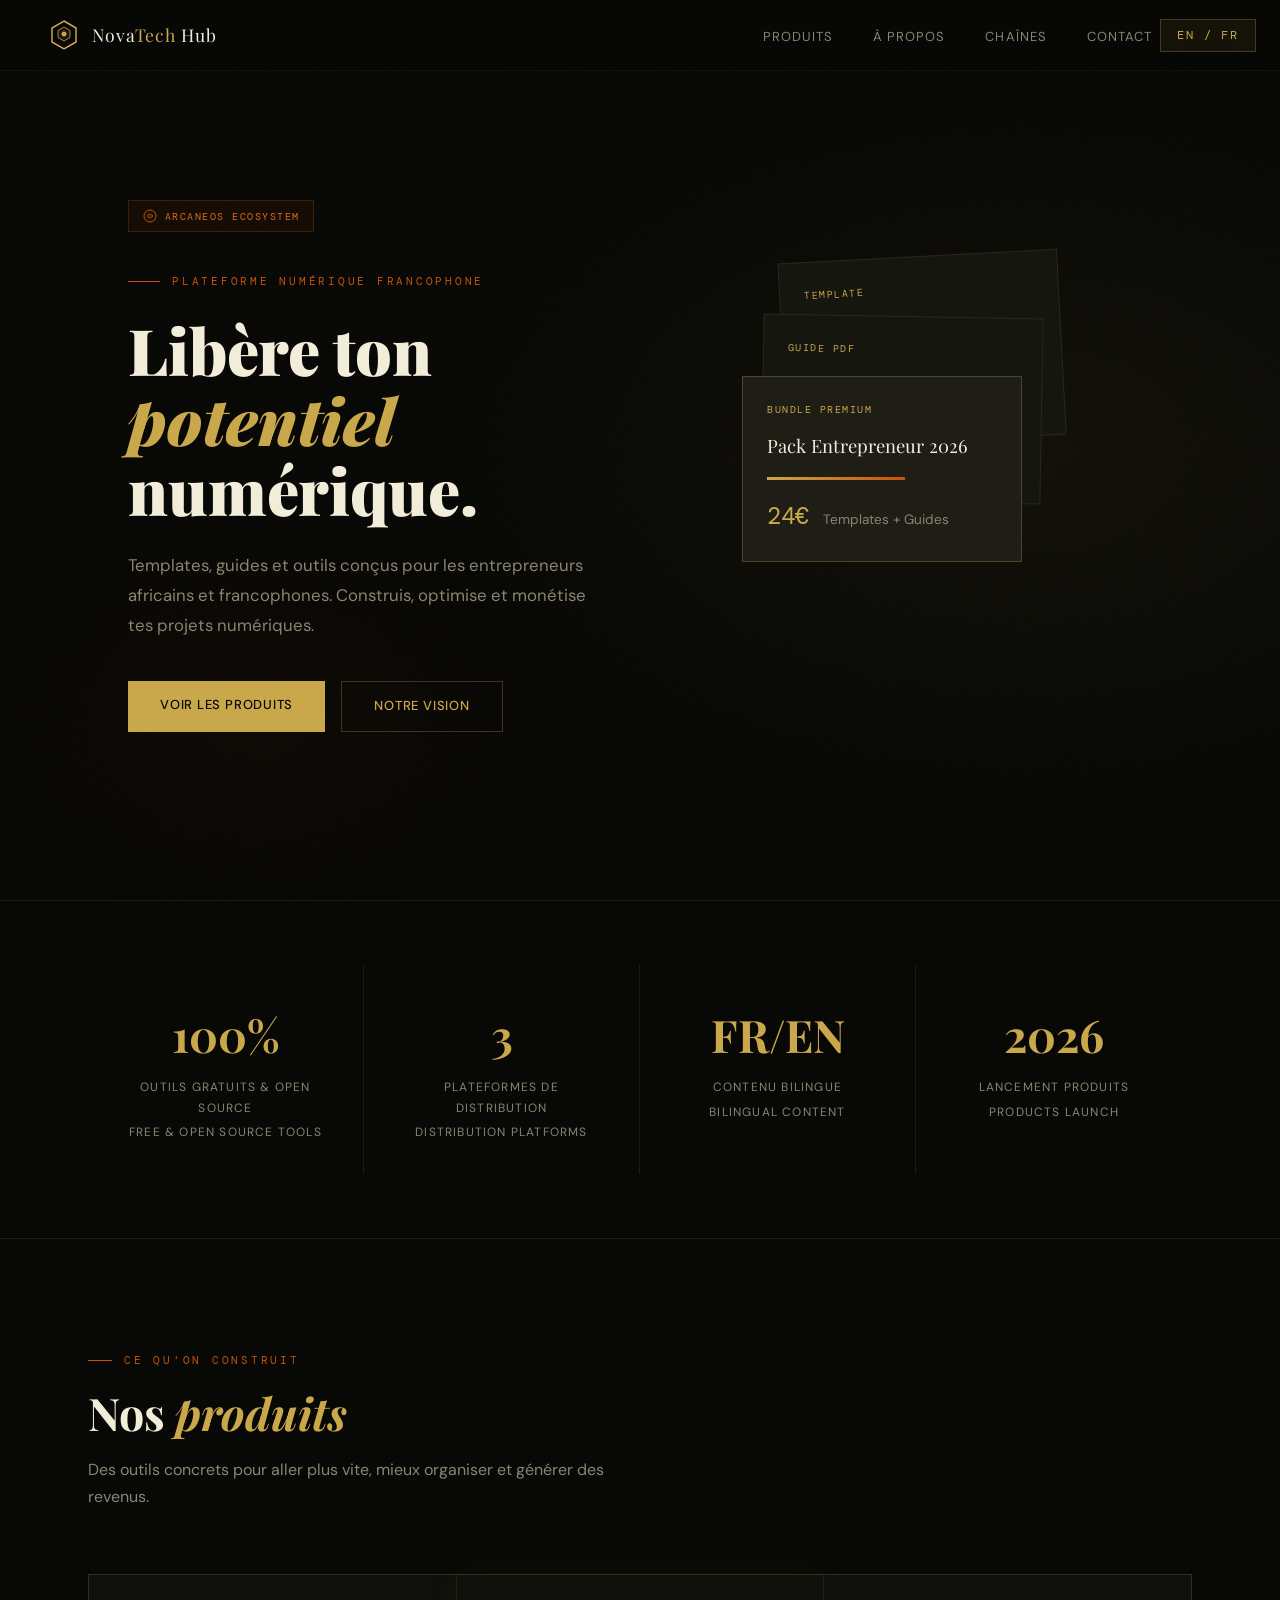
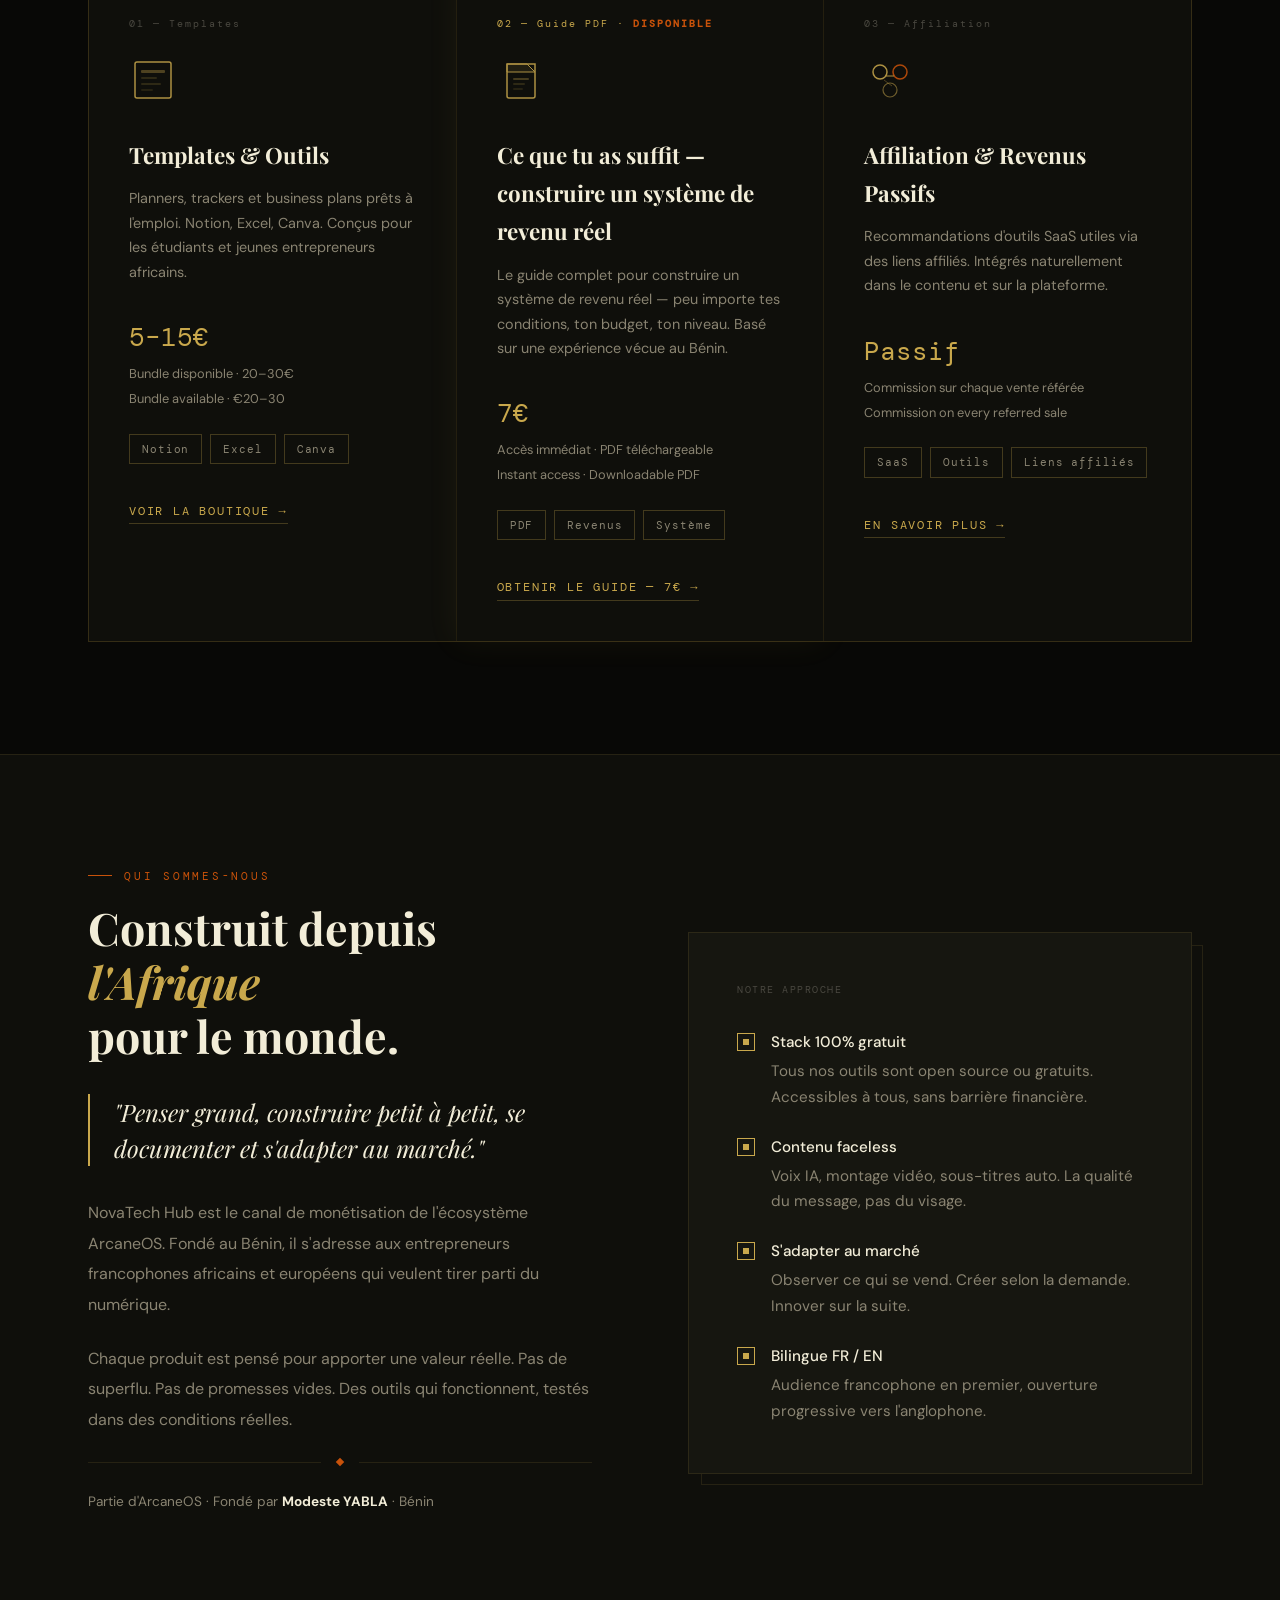
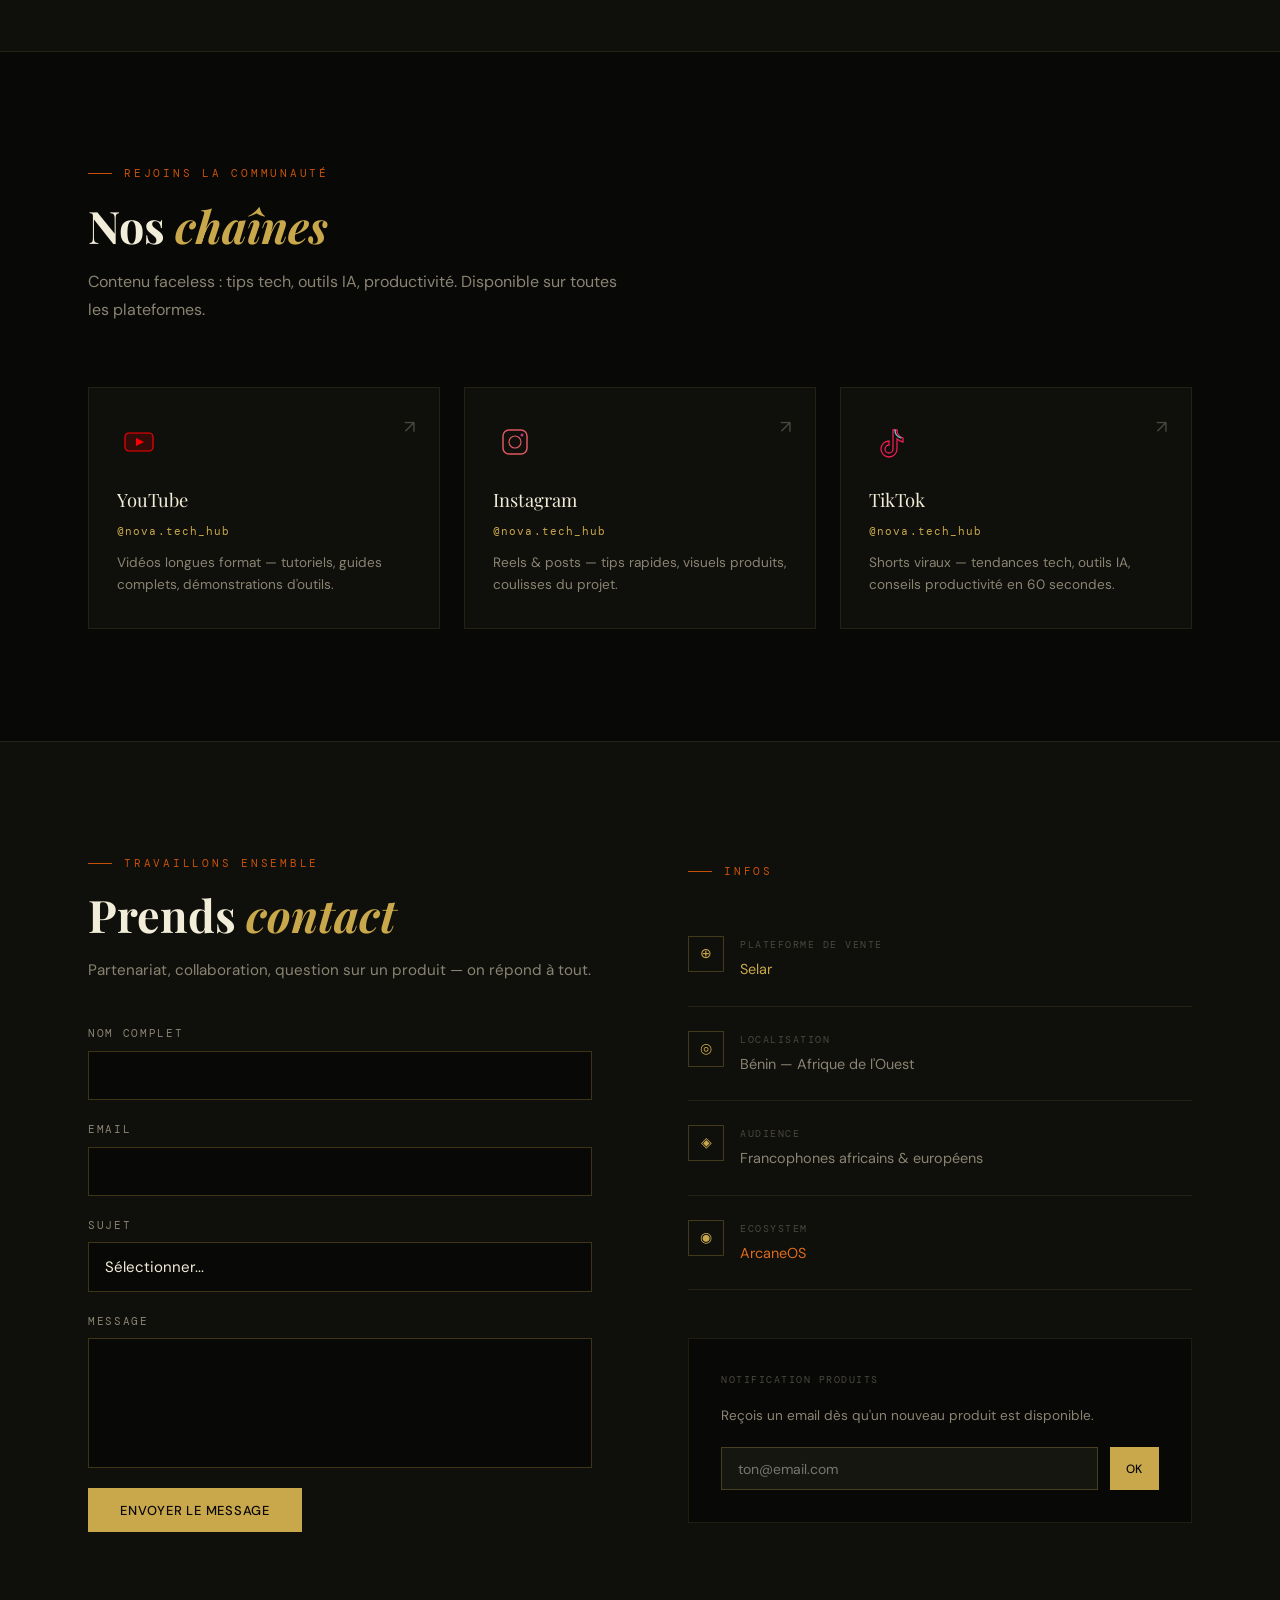
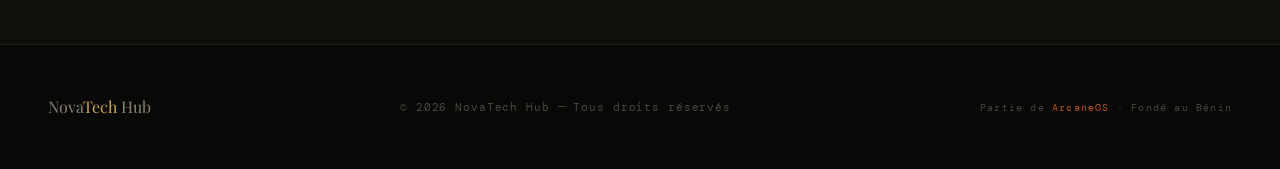
<file: index.html>
<!DOCTYPE html>
<html lang="fr">
<head>
<meta charset="UTF-8">
<meta name="viewport" content="width=device-width, initial-scale=1.0">
<title>NovaTech Hub — Libère ton potentiel numérique</title>
<meta name="description" content="Templates, guides et outils pour entrepreneurs africains et francophones. Construis ton futur numérique.">
<link rel="preconnect" href="https://fonts.googleapis.com">
<link rel="preconnect" href="https://fonts.gstatic.com" crossorigin>
<link href="https://fonts.googleapis.com/css2?family=Playfair+Display:wght@400;700;900&family=DM+Sans:wght@300;400;500&family=DM+Mono:wght@400&display=swap" rel="stylesheet">

<style>
  :root {
    --gold: #C9A84C;
    --gold-light: #E8C96A;
    --gold-dark: #8A6A1F;
    --copper: #C8520A;
    --copper-light: #E06B1A;
    --bg: #080806;
    --bg-2: #0F0F0B;
    --bg-3: #161610;
    --bg-4: #1E1E16;
    --text: #F2EDD8;
    --text-muted: #8A8472;
    --text-dim: #4A4840;
    --border: rgba(201,168,76,0.12);
    --border-strong: rgba(201,168,76,0.28);
    --font-serif: 'Playfair Display', Georgia, serif;
    --font-sans: 'DM Sans', sans-serif;
    --font-mono: 'DM Mono', monospace;
  }

  *, *::before, *::after { box-sizing: border-box; margin: 0; padding: 0; }
  html { scroll-behavior: smooth; }
  body {
    background: var(--bg);
    color: var(--text);
    font-family: var(--font-sans);
    font-size: 16px;
    line-height: 1.7;
    overflow-x: hidden;
  }

  body::before {
    content: '';
    position: fixed;
    inset: 0;
    background-image: url("data:image/svg+xml,%3Csvg viewBox='0 0 256 256' xmlns='http://www.w3.org/2000/svg'%3E%3Cfilter id='noise'%3E%3CfeTurbulence type='fractalNoise' baseFrequency='0.9' numOctaves='4' stitchTiles='stitch'/%3E%3C/filter%3E%3Crect width='100%25' height='100%25' filter='url(%23noise)' opacity='0.03'/%3E%3C/svg%3E");
    pointer-events: none;
    z-index: 0;
    opacity: 0.4;
  }

  /* ── LANG ── */
  /* FR par défaut = visible, EN caché */
  .en { display: none; }
  .fr { display: inline; }
  .fr-block { display: block; }
  .en-block { display: none; }

  body.lang-en .fr { display: none; }
  body.lang-en .en { display: inline; }
  body.lang-en .fr-block { display: none; }
  body.lang-en .en-block { display: block; }

  .lang-btn {
    position: fixed;
    top: 1.2rem;
    right: 1.5rem;
    z-index: 1000;
    background: rgba(201,168,76,0.08);
    border: 1px solid var(--border-strong);
    color: var(--gold);
    font-family: var(--font-mono);
    font-size: 12px;
    letter-spacing: 0.15em;
    padding: 0.45rem 1rem;
    cursor: pointer;
    transition: all 0.3s;
    backdrop-filter: blur(12px);
  }
  .lang-btn:hover { background: rgba(201,168,76,0.18); border-color: var(--gold); }

  /* ── NAV ── */
  nav {
    position: fixed;
    top: 0; left: 0; right: 0;
    z-index: 900;
    display: flex;
    align-items: center;
    padding: 1.2rem 3rem;
    backdrop-filter: blur(20px);
    border-bottom: 1px solid rgba(201,168,76,0.06);
    background: rgba(8,8,6,0.7);
  }
  .nav-logo {
    display: flex;
    align-items: center;
    gap: 0.75rem;
    text-decoration: none;
  }
  .nav-logo-mark { width: 32px; height: 32px; }
  .nav-logo-text {
    font-family: var(--font-serif);
    font-size: 1.1rem;
    color: var(--text);
    letter-spacing: 0.05em;
  }
  .nav-logo-text span { color: var(--gold); }
  .nav-links {
    display: flex;
    gap: 2.5rem;
    margin-left: auto;
    margin-right: 5rem;
    list-style: none;
  }
  .nav-links a {
    color: var(--text-muted);
    text-decoration: none;
    font-size: 13px;
    letter-spacing: 0.08em;
    text-transform: uppercase;
    transition: color 0.2s;
  }
  .nav-links a:hover { color: var(--gold); }

  section { position: relative; z-index: 1; }
  .container { max-width: 1200px; margin: 0 auto; padding: 0 3rem; }

  /* ── HERO ── */
  #hero {
    min-height: 100vh;
    display: flex;
    align-items: center;
    padding: 8rem 0 6rem;
    position: relative;
    overflow: hidden;
  }
  .hero-bg {
    position: absolute;
    inset: 0;
    background:
      radial-gradient(ellipse 70% 60% at 80% 50%, rgba(201,168,76,0.06) 0%, transparent 70%),
      radial-gradient(ellipse 40% 40% at 20% 80%, rgba(200,82,10,0.04) 0%, transparent 60%);
  }
  .hero-grid {
    display: grid;
    grid-template-columns: 1fr 1fr;
    gap: 4rem;
    align-items: center;
  }
  .hero-eyebrow {
    font-family: var(--font-mono);
    font-size: 11px;
    letter-spacing: 0.25em;
    text-transform: uppercase;
    color: var(--copper);
    margin-bottom: 1.5rem;
    display: flex;
    align-items: center;
    gap: 0.75rem;
  }
  .hero-eyebrow::before {
    content: '';
    display: block;
    width: 32px;
    height: 1px;
    background: var(--copper);
  }
  .hero-title {
    font-family: var(--font-serif);
    font-size: clamp(2.8rem, 5vw, 4.2rem);
    font-weight: 900;
    line-height: 1.1;
    color: var(--text);
    margin-bottom: 1.5rem;
  }
  .hero-title .accent { color: var(--gold); font-style: italic; }
  .hero-sub {
    color: var(--text-muted);
    font-size: 1.05rem;
    line-height: 1.8;
    margin-bottom: 2.5rem;
    max-width: 480px;
  }
  .hero-ctas { display: flex; gap: 1rem; flex-wrap: wrap; }

  .btn-primary {
    background: var(--gold);
    color: var(--bg);
    padding: 0.85rem 2rem;
    font-family: var(--font-sans);
    font-size: 13px;
    font-weight: 500;
    letter-spacing: 0.06em;
    text-transform: uppercase;
    text-decoration: none;
    border: none;
    cursor: pointer;
    transition: all 0.25s;
    display: inline-block;
  }
  .btn-primary:hover { background: var(--gold-light); transform: translateY(-2px); }

  .btn-ghost {
    background: transparent;
    color: var(--gold);
    padding: 0.85rem 2rem;
    font-family: var(--font-sans);
    font-size: 13px;
    font-weight: 500;
    letter-spacing: 0.06em;
    text-transform: uppercase;
    text-decoration: none;
    border: 1px solid var(--border-strong);
    cursor: pointer;
    transition: all 0.25s;
    display: inline-block;
  }
  .btn-ghost:hover { border-color: var(--gold); background: rgba(201,168,76,0.08); transform: translateY(-2px); }

  .hero-visual { display: flex; justify-content: center; align-items: center; position: relative; }
  .hero-card-stack { position: relative; width: 340px; height: 420px; }
  .hcard {
    position: absolute;
    background: var(--bg-3);
    border: 1px solid var(--border);
    padding: 1.5rem;
    width: 280px;
  }
  .hcard:nth-child(1) { top: 0; left: 40px; transform: rotate(-3deg); }
  .hcard:nth-child(2) { top: 60px; left: 20px; transform: rotate(1deg); }
  .hcard:nth-child(3) { top: 120px; left: 0; z-index: 3; background: var(--bg-4); border-color: var(--border-strong); }
  .hcard-tag { font-family: var(--font-mono); font-size: 10px; letter-spacing: 0.15em; color: var(--gold); text-transform: uppercase; margin-bottom: 0.75rem; }
  .hcard-title { font-family: var(--font-serif); font-size: 1.15rem; color: var(--text); margin-bottom: 0.5rem; }
  .hcard-price { font-family: var(--font-mono); font-size: 1.5rem; color: var(--gold); margin-top: 1rem; }
  .hcard-price span { font-size: 0.85rem; color: var(--text-muted); font-family: var(--font-sans); }
  .hcard-bar { height: 3px; background: linear-gradient(90deg, var(--gold), var(--copper)); margin: 1rem 0 0.5rem; width: 60%; }

  /* ── STATS ── */
  #stats {
    padding: 4rem 0;
    border-top: 1px solid var(--border);
    border-bottom: 1px solid var(--border);
  }
  .stats-grid { display: grid; grid-template-columns: repeat(4, 1fr); }
  .stat-item { padding: 2rem 2.5rem; border-right: 1px solid var(--border); text-align: center; }
  .stat-item:last-child { border-right: none; }
  .stat-num { font-family: var(--font-serif); font-size: 2.8rem; color: var(--gold); font-weight: 700; display: block; }
  .stat-label { font-size: 12px; letter-spacing: 0.1em; text-transform: uppercase; color: var(--text-muted); margin-top: 0.25rem; display: block; }

  /* ── SECTION HEADERS ── */
  .section-header { margin-bottom: 4rem; }
  .section-eyebrow {
    font-family: var(--font-mono);
    font-size: 11px;
    letter-spacing: 0.25em;
    text-transform: uppercase;
    color: var(--copper);
    margin-bottom: 1rem;
    display: flex;
    align-items: center;
    gap: 0.75rem;
  }
  .section-eyebrow::before { content: ''; display: block; width: 24px; height: 1px; background: var(--copper); }
  .section-title { font-family: var(--font-serif); font-size: clamp(2rem, 3.5vw, 3rem); font-weight: 700; color: var(--text); line-height: 1.2; }
  .section-title .accent { color: var(--gold); font-style: italic; }
  .section-sub { color: var(--text-muted); font-size: 1rem; margin-top: 1rem; max-width: 540px; }

  /* ── PRODUITS ── */
  #produits { padding: 7rem 0; }
  .produits-grid {
    display: grid;
    grid-template-columns: repeat(3, 1fr);
    gap: 1px;
    background: var(--border);
    border: 1px solid var(--border);
  }
  .produit-card {
    background: var(--bg-2);
    padding: 2.5rem;
    position: relative;
    overflow: hidden;
    transition: background 0.3s;
  }
  .produit-card:hover { background: var(--bg-3); }
  .produit-card::before {
    content: '';
    position: absolute;
    top: 0; left: 0; right: 0;
    height: 2px;
    background: linear-gradient(90deg, var(--gold), var(--copper));
    transform: scaleX(0);
    transform-origin: left;
    transition: transform 0.4s;
  }
  .produit-card:hover::before { transform: scaleX(1); }
  .produit-num { font-family: var(--font-mono); font-size: 10px; letter-spacing: 0.2em; color: var(--text-dim); margin-bottom: 1.5rem; }
  .produit-icon { width: 48px; height: 48px; margin-bottom: 1.5rem; opacity: 0.85; }
  .produit-name { font-family: var(--font-serif); font-size: 1.4rem; color: var(--text); margin-bottom: 0.75rem; }
  .produit-desc { color: var(--text-muted); font-size: 0.9rem; line-height: 1.7; margin-bottom: 2rem; }
  .produit-price { font-family: var(--font-mono); font-size: 1.6rem; color: var(--gold); margin-bottom: 1.5rem; }
  .produit-price .range { font-size: 0.8rem; color: var(--text-muted); font-family: var(--font-sans); display: block; margin-top: 0.2rem; }
  .produit-tags { display: flex; gap: 0.5rem; flex-wrap: wrap; margin-bottom: 2rem; }
  .tag { font-size: 11px; padding: 0.3rem 0.75rem; border: 1px solid var(--border-strong); color: var(--text-muted); font-family: var(--font-mono); letter-spacing: 0.08em; }
  .produit-cta {
    display: inline-block;
    font-size: 12px;
    letter-spacing: 0.15em;
    text-transform: uppercase;
    color: var(--gold);
    text-decoration: none;
    border-bottom: 1px solid var(--border-strong);
    padding-bottom: 2px;
    transition: all 0.2s;
    font-family: var(--font-mono);
  }
  .produit-cta:hover { border-color: var(--gold); letter-spacing: 0.2em; }

  /* ── MANIFESTE ── */
  #manifeste {
    padding: 7rem 0;
    background: var(--bg-2);
    border-top: 1px solid var(--border);
    border-bottom: 1px solid var(--border);
  }
  .manifeste-grid { display: grid; grid-template-columns: 1fr 1fr; gap: 6rem; align-items: center; }
  .manifeste-quote {
    font-family: var(--font-serif);
    font-size: 1.5rem;
    color: var(--text);
    line-height: 1.5;
    font-style: italic;
    border-left: 2px solid var(--gold);
    padding-left: 1.5rem;
    margin: 2rem 0;
  }
  .manifeste-body { color: var(--text-muted); line-height: 1.9; margin-bottom: 1.5rem; }
  .manifeste-visual-inner {
    background: var(--bg-3);
    border: 1px solid var(--border);
    padding: 3rem;
    position: relative;
  }
  .manifeste-visual-inner::after {
    content: '';
    position: absolute;
    bottom: -12px; right: -12px;
    width: 100%; height: 100%;
    border: 1px solid var(--border);
    z-index: -1;
  }
  .manifeste-list { list-style: none; display: flex; flex-direction: column; gap: 1.5rem; }
  .manifeste-list li { display: flex; gap: 1rem; align-items: flex-start; }
  .manifeste-list .check {
    width: 18px; height: 18px;
    border: 1px solid var(--gold);
    display: flex; align-items: center; justify-content: center;
    flex-shrink: 0; margin-top: 3px;
  }
  .manifeste-list .check::after { content: ''; width: 6px; height: 6px; background: var(--gold); display: block; }
  .manifeste-list .item-text { color: var(--text-muted); font-size: 0.95rem; }
  .manifeste-list .item-text strong { color: var(--text); display: block; font-weight: 500; margin-bottom: 0.2rem; }

  /* ── PLATEFORMES ── */
  #plateformes { padding: 7rem 0; }
  .plateformes-row { display: flex; gap: 1.5rem; margin-top: 3rem; flex-wrap: wrap; }
  .plateforme-card {
    flex: 1; min-width: 200px;
    background: var(--bg-2);
    border: 1px solid var(--border);
    padding: 2rem 1.75rem;
    transition: all 0.3s;
    position: relative;
    overflow: hidden;
    text-decoration: none;
  }
  .plateforme-card::after { content: ''; position: absolute; bottom: 0; left: 0; right: 0; height: 2px; opacity: 0; transition: opacity 0.3s; }
  .plateforme-card.yt::after { background: #FF0000; }
  .plateforme-card.ig::after { background: linear-gradient(90deg, #F77737, #C13584); }
  .plateforme-card.tt::after { background: linear-gradient(90deg, #69C9D0, #EE1D52); }
  .plateforme-card:hover { background: var(--bg-3); border-color: var(--border-strong); }
  .plateforme-card:hover::after { opacity: 1; }
  .plateforme-icon-wrap { width: 44px; height: 44px; margin-bottom: 1.25rem; display: flex; align-items: center; justify-content: center; }
  .plateforme-name { font-family: var(--font-serif); font-size: 1.15rem; color: var(--text); margin-bottom: 0.4rem; }
  .plateforme-handle { font-family: var(--font-mono); font-size: 11px; color: var(--gold); letter-spacing: 0.1em; margin-bottom: 0.75rem; display: block; }
  .plateforme-desc { font-size: 0.85rem; color: var(--text-muted); line-height: 1.6; }
  .plateforme-arrow { position: absolute; top: 1.5rem; right: 1.5rem; color: var(--text-dim); font-size: 18px; transition: all 0.3s; }
  .plateforme-card:hover .plateforme-arrow { color: var(--gold); transform: translate(3px, -3px); }

  /* ── CONTACT ── */
  #contact { padding: 7rem 0; background: var(--bg-2); border-top: 1px solid var(--border); }
  .contact-grid { display: grid; grid-template-columns: 1fr 1fr; gap: 6rem; align-items: start; }
  .contact-form { display: flex; flex-direction: column; gap: 1.25rem; }
  .form-group { display: flex; flex-direction: column; gap: 0.5rem; }
  .form-group label { font-family: var(--font-mono); font-size: 11px; letter-spacing: 0.15em; text-transform: uppercase; color: var(--text-muted); }
  .form-group input,
  .form-group textarea,
  .form-group select {
    background: var(--bg);
    border: 1px solid var(--border-strong);
    color: var(--text);
    font-family: var(--font-sans);
    font-size: 15px;
    padding: 0.85rem 1rem;
    outline: none;
    transition: border-color 0.2s;
    -webkit-appearance: none;
    resize: none;
  }
  .form-group input:focus,
  .form-group textarea:focus,
  .form-group select:focus { border-color: var(--gold); }
  .form-group textarea { min-height: 130px; }
  .form-group select option { background: var(--bg-3); }
  .contact-info { padding-top: 0.5rem; }
  .contact-info-item { display: flex; gap: 1rem; padding: 1.5rem 0; border-bottom: 1px solid var(--border); align-items: flex-start; }
  .contact-info-item:first-child { border-top: 1px solid var(--border); }
  .contact-icon { width: 36px; height: 36px; border: 1px solid var(--border-strong); display: flex; align-items: center; justify-content: center; flex-shrink: 0; color: var(--gold); font-size: 14px; }
  .contact-info-label { font-family: var(--font-mono); font-size: 10px; letter-spacing: 0.15em; text-transform: uppercase; color: var(--text-dim); margin-bottom: 0.25rem; }
  .contact-info-value { color: var(--text-muted); font-size: 0.9rem; }
  .contact-info-value a { color: var(--gold); text-decoration: none; }

  .arcane-badge {
    display: inline-flex;
    align-items: center;
    gap: 0.5rem;
    background: rgba(200,82,10,0.07);
    border: 1px solid rgba(200,82,10,0.25);
    padding: 0.4rem 0.85rem;
    margin-bottom: 2.5rem;
    text-decoration: none;
  }
  .arcane-badge-text { font-family: var(--font-mono); font-size: 10px; letter-spacing: 0.15em; text-transform: uppercase; color: var(--copper-light); }

  /* ── FOOTER ── */
  footer {
    padding: 3rem;
    border-top: 1px solid var(--border);
    display: flex;
    justify-content: space-between;
    align-items: center;
    position: relative;
    z-index: 1;
    flex-wrap: wrap;
    gap: 1rem;
  }
  .footer-logo { font-family: var(--font-serif); font-size: 1rem; color: var(--text-muted); }
  .footer-logo span { color: var(--gold); }
  .footer-copy { font-family: var(--font-mono); font-size: 11px; color: var(--text-dim); letter-spacing: 0.08em; }
  .footer-arcane { font-family: var(--font-mono); font-size: 10px; color: var(--text-dim); letter-spacing: 0.12em; }
  .footer-arcane a { color: var(--copper); text-decoration: none; }

  .deco-sep { display: flex; align-items: center; gap: 1rem; margin: 1.5rem 0; }
  .deco-sep-line { flex: 1; height: 1px; background: var(--border); }
  .deco-sep-mark { width: 6px; height: 6px; background: var(--copper); transform: rotate(45deg); }

  @keyframes fadeUp {
    from { opacity: 0; transform: translateY(24px); }
    to { opacity: 1; transform: translateY(0); }
  }
  .anim-1 { animation: fadeUp 0.7s ease forwards; opacity: 0; }
  .anim-2 { animation: fadeUp 0.7s 0.15s ease forwards; opacity: 0; }
  .anim-3 { animation: fadeUp 0.7s 0.3s ease forwards; opacity: 0; }
  .anim-4 { animation: fadeUp 0.7s 0.45s ease forwards; opacity: 0; }
  .anim-5 { animation: fadeUp 0.7s 0.6s ease forwards; opacity: 0; }

  @media (max-width: 900px) {
    nav { padding: 1rem 1.5rem; }
    .nav-links { display: none; }
    .container { padding: 0 1.5rem; }
    .hero-grid { grid-template-columns: 1fr; }
    .hero-visual { display: none; }
    .stats-grid { grid-template-columns: repeat(2, 1fr); }
    .stat-item { border-right: none; border-bottom: 1px solid var(--border); }
    .produits-grid { grid-template-columns: 1fr; }
    .manifeste-grid { grid-template-columns: 1fr; gap: 3rem; }
    .contact-grid { grid-template-columns: 1fr; gap: 3rem; }
    .hero-title { font-size: 2.4rem; }
    .section-title { font-size: 1.9rem; }
  }
</style>
</head>
<body>

<button class="lang-btn" id="langToggle" onclick="toggleLang()">EN / FR</button>

<!-- NAV -->
<nav>
  <a href="#hero" class="nav-logo">
    <svg class="nav-logo-mark" viewBox="0 0 32 32" fill="none">
      <polygon points="16,2 28,9 28,23 16,30 4,23 4,9" fill="none" stroke="#C9A84C" stroke-width="1.5"/>
      <polygon points="16,8 22,11.5 22,18.5 16,22 10,18.5 10,11.5" fill="rgba(201,168,76,0.1)" stroke="#C9A84C" stroke-width="0.8"/>
      <circle cx="16" cy="15" r="2.5" fill="#C9A84C"/>
    </svg>
    <span class="nav-logo-text">Nova<span>Tech</span> Hub</span>
  </a>
  <ul class="nav-links">
    <li><a href="#produits"><span class="fr">Produits</span><span class="en">Products</span></a></li>
    <li><a href="#manifeste"><span class="fr">À propos</span><span class="en">About</span></a></li>
    <li><a href="#plateformes"><span class="fr">Chaînes</span><span class="en">Channels</span></a></li>
    <li><a href="#contact"><span class="fr">Contact</span><span class="en">Contact</span></a></li>
  </ul>
</nav>

<!-- HERO -->
<section id="hero">
  <div class="hero-bg"></div>
  <div class="container">
    <div class="hero-grid">
      <div>
        <a href="#" class="arcane-badge anim-1">
          <svg width="14" height="14" viewBox="0 0 14 14" fill="none">
            <circle cx="7" cy="7" r="6" stroke="#C8520A" stroke-width="1"/>
            <path d="M4 7 Q7 3 10 7 Q7 11 4 7Z" fill="rgba(200,82,10,0.3)" stroke="#C8520A" stroke-width="0.8"/>
          </svg>
          <span class="arcane-badge-text">ArcaneOS Ecosystem</span>
        </a>
        <p class="hero-eyebrow anim-1">
          <span class="fr">Plateforme numérique francophone</span>
          <span class="en">Francophone Digital Platform</span>
        </p>
        <h1 class="hero-title anim-2">
          <span class="fr">Libère ton<br><span class="accent">potentiel</span><br>numérique.</span>
          <span class="en">Unlock your<br><span class="accent">digital</span><br>potential.</span>
        </h1>
        <p class="hero-sub fr-block anim-3">
          Templates, guides et outils conçus pour les entrepreneurs africains et francophones. Construis, optimise et monétise tes projets numériques.
        </p>
        <p class="hero-sub en-block anim-3">
          Templates, guides, and tools designed for African and francophone entrepreneurs. Build, optimize, and monetize your digital projects.
        </p>
        <div class="hero-ctas anim-4">
          <a href="#produits" class="btn-primary">
            <span class="fr">Voir les produits</span>
            <span class="en">Browse products</span>
          </a>
          <a href="#manifeste" class="btn-ghost">
            <span class="fr">Notre vision</span>
            <span class="en">Our vision</span>
          </a>
        </div>
      </div>
      <div class="hero-visual anim-5">
        <div class="hero-card-stack">
          <div class="hcard">
            <div class="hcard-tag">Template</div>
            <div class="hcard-title"><span class="fr">Budget Personnel</span><span class="en">Personal Budget</span></div>
            <div class="hcard-bar"></div>
            <div class="hcard-price">7€ <span>Notion</span></div>
          </div>
          <div class="hcard">
            <div class="hcard-tag">Guide PDF</div>
            <div class="hcard-title"><span class="fr">5 Outils IA Gratuits</span><span class="en">5 Free AI Tools</span></div>
            <div class="hcard-bar"></div>
            <div class="hcard-price">9€ <span>20 pages</span></div>
          </div>
          <div class="hcard">
            <div class="hcard-tag">Bundle Premium</div>
            <div class="hcard-title"><span class="fr">Pack Entrepreneur 2026</span><span class="en">Entrepreneur Pack 2026</span></div>
            <div class="hcard-bar"></div>
            <div class="hcard-price">24€ <span>Templates + Guides</span></div>
          </div>
        </div>
      </div>
    </div>
  </div>
</section>

<!-- STATS -->
<section id="stats">
  <div class="container">
    <div class="stats-grid">
      <div class="stat-item">
        <span class="stat-num">100%</span>
        <span class="stat-label fr">Outils gratuits & open source</span>
        <span class="stat-label en">Free & open source tools</span>
      </div>
      <div class="stat-item">
        <span class="stat-num">3</span>
        <span class="stat-label fr">Plateformes de distribution</span>
        <span class="stat-label en">Distribution platforms</span>
      </div>
      <div class="stat-item">
        <span class="stat-num">FR/EN</span>
        <span class="stat-label fr">Contenu bilingue</span>
        <span class="stat-label en">Bilingual content</span>
      </div>
      <div class="stat-item">
        <span class="stat-num">2026</span>
        <span class="stat-label fr">Lancement produits</span>
        <span class="stat-label en">Products launch</span>
      </div>
    </div>
  </div>
</section>

<!-- PRODUITS -->
<section id="produits">
  <div class="container">
    <div class="section-header">
      <p class="section-eyebrow">
        <span class="fr">Ce qu'on construit</span>
        <span class="en">What we build</span>
      </p>
      <h2 class="section-title">
        <span class="fr">Nos <span class="accent">produits</span></span>
        <span class="en">Our <span class="accent">products</span></span>
      </h2>
      <p class="section-sub fr-block">Des outils concrets pour aller plus vite, mieux organiser et générer des revenus.</p>
      <p class="section-sub en-block">Concrete tools to move faster, organize better, and generate income.</p>
    </div>
    <div class="produits-grid">

      <!-- Produit A -->
      <div class="produit-card">
        <div class="produit-num">01 — Templates</div>
        <svg class="produit-icon" viewBox="0 0 48 48" fill="none">
          <rect x="6" y="6" width="36" height="36" rx="2" stroke="#C9A84C" stroke-width="1.5"/>
          <rect x="12" y="14" width="24" height="3" rx="1" fill="rgba(201,168,76,0.4)"/>
          <rect x="12" y="21" width="16" height="2" rx="1" fill="rgba(201,168,76,0.2)"/>
          <rect x="12" y="27" width="20" height="2" rx="1" fill="rgba(201,168,76,0.2)"/>
          <rect x="12" y="33" width="12" height="2" rx="1" fill="rgba(201,168,76,0.15)"/>
        </svg>
        <h3 class="produit-name"><span class="fr">Templates & Outils</span><span class="en">Templates & Tools</span></h3>
        <p class="produit-desc fr-block">Planners, trackers et business plans prêts à l'emploi. Notion, Excel, Canva. Conçus pour les étudiants et jeunes entrepreneurs africains.</p>
        <p class="produit-desc en-block">Ready-to-use planners, trackers and business plans. Notion, Excel, Canva. Designed for students and young African entrepreneurs.</p>
        <div class="produit-price">
          5–15€
          <span class="range fr">Bundle disponible · 20–30€</span>
          <span class="range en">Bundle available · €20–30</span>
        </div>
        <div class="produit-tags">
          <span class="tag">Notion</span>
          <span class="tag">Excel</span>
          <span class="tag">Canva</span>
        </div>
        <a href="https://selar.com/m/modestemqjatjqu" target="_blank" rel="noopener" class="produit-cta">
          <span class="fr">Voir la boutique →</span>
          <span class="en">Browse store →</span>
        </a>
      </div>

      <!-- Produit B — DISPONIBLE -->
      <div class="produit-card" style="border-color: rgba(201,168,76,0.35); box-shadow: 0 0 32px rgba(201,168,76,0.07);">
        <div class="produit-num" style="color: var(--gold);">02 — Guide PDF · <span style="color: var(--copper); font-weight:600;">DISPONIBLE</span></div>
        <svg class="produit-icon" viewBox="0 0 48 48" fill="none">
          <path d="M10 8h28v32a2 2 0 0 1-2 2H12a2 2 0 0 1-2-2V8Z" stroke="#C9A84C" stroke-width="1.5"/>
          <path d="M10 8h20l8 8H10V8Z" fill="rgba(201,168,76,0.12)" stroke="#C9A84C" stroke-width="1"/>
          <rect x="16" y="22" width="16" height="2" rx="1" fill="rgba(201,168,76,0.35)"/>
          <rect x="16" y="27" width="12" height="2" rx="1" fill="rgba(201,168,76,0.2)"/>
          <rect x="16" y="32" width="10" height="2" rx="1" fill="rgba(201,168,76,0.15)"/>
        </svg>
        <h3 class="produit-name">
          <span class="fr">Ce que tu as suffit — construire un système de revenu réel</span>
          <span class="en">What you have is enough — building a real income system</span>
        </h3>
        <p class="produit-desc fr-block">Le guide complet pour construire un système de revenu réel — peu importe tes conditions, ton budget, ton niveau. Basé sur une expérience vécue au Bénin.</p>
        <p class="produit-desc en-block">The complete guide to build a real income system — regardless of your conditions, budget, or level. Based on lived experience in Benin.</p>
        <div class="produit-price">
          7€
          <span class="range fr">Accès immédiat · PDF téléchargeable</span>
          <span class="range en">Instant access · Downloadable PDF</span>
        </div>
        <div class="produit-tags">
          <span class="tag">PDF</span>
          <span class="tag fr">Revenus</span>
          <span class="tag en">Income</span>
          <span class="tag fr">Système</span>
          <span class="tag en">System</span>
        </div>
        <a href="https://selar.com/7o7941324p" class="produit-cta" target="_blank" rel="noopener">
          <span class="fr">Obtenir le guide — 7€ →</span>
          <span class="en">Get the guide — €7 →</span>
        </a>
      </div>

      <!-- Produit C -->
      <div class="produit-card">
        <div class="produit-num">03 — Affiliation</div>
        <svg class="produit-icon" viewBox="0 0 48 48" fill="none">
          <circle cx="16" cy="16" r="7" stroke="#C9A84C" stroke-width="1.5"/>
          <circle cx="36" cy="16" r="7" stroke="#C8520A" stroke-width="1.5"/>
          <circle cx="26" cy="34" r="7" stroke="#C9A84C" stroke-width="1.2" stroke-opacity="0.6"/>
          <line x1="22" y1="20" x2="30" y2="20" stroke="#C9A84C" stroke-width="1"/>
          <line x1="20" y1="24" x2="28" y2="30" stroke="#C9A84C" stroke-width="0.8" stroke-opacity="0.5"/>
        </svg>
        <h3 class="produit-name"><span class="fr">Affiliation & Revenus Passifs</span><span class="en">Affiliate & Passive Income</span></h3>
        <p class="produit-desc fr-block">Recommandations d'outils SaaS utiles via des liens affiliés. Intégrés naturellement dans le contenu et sur la plateforme.</p>
        <p class="produit-desc en-block">Recommendations of useful SaaS tools via affiliate links. Naturally integrated into content and on the platform.</p>
        <div class="produit-price">
          Passif
          <span class="range fr">Commission sur chaque vente référée</span>
          <span class="range en">Commission on every referred sale</span>
        </div>
        <div class="produit-tags">
          <span class="tag">SaaS</span>
          <span class="tag fr">Outils</span>
          <span class="tag en">Tools</span>
          <span class="tag fr">Liens affiliés</span>
          <span class="tag en">Affiliate links</span>
        </div>
        <a href="#contact" class="produit-cta">
          <span class="fr">En savoir plus →</span>
          <span class="en">Learn more →</span>
        </a>
      </div>
    </div>
  </div>
</section>

<!-- MANIFESTE -->
<section id="manifeste">
  <div class="container">
    <div class="manifeste-grid">
      <div class="manifeste-text">
        <p class="section-eyebrow">
          <span class="fr">Qui sommes-nous</span>
          <span class="en">Who we are</span>
        </p>
        <h2 class="section-title">
          <span class="fr">Construit depuis <span class="accent">l'Afrique</span><br>pour le monde.</span>
          <span class="en">Building from <span class="accent">Africa</span><br>for the world.</span>
        </h2>
        <blockquote class="manifeste-quote fr-block">
          "Penser grand, construire petit à petit, se documenter et s'adapter au marché."
        </blockquote>
        <blockquote class="manifeste-quote en-block">
          "Think big, build step by step, document and adapt to the market."
        </blockquote>
        <p class="manifeste-body fr-block">
          NovaTech Hub est le canal de monétisation de l'écosystème ArcaneOS. Fondé au Bénin, il s'adresse aux entrepreneurs francophones africains et européens qui veulent tirer parti du numérique.
        </p>
        <p class="manifeste-body en-block">
          NovaTech Hub is the monetization channel of the ArcaneOS ecosystem. Founded in Benin, it targets African and European francophone entrepreneurs who want to leverage the digital world.
        </p>
        <p class="manifeste-body fr-block">
          Chaque produit est pensé pour apporter une valeur réelle. Pas de superflu. Pas de promesses vides. Des outils qui fonctionnent, testés dans des conditions réelles.
        </p>
        <p class="manifeste-body en-block">
          Every product is designed to bring real value. No fluff. No empty promises. Tools that work, tested in real conditions.
        </p>
        <div class="deco-sep">
          <div class="deco-sep-line"></div>
          <div class="deco-sep-mark"></div>
          <div class="deco-sep-line"></div>
        </div>
        <p class="manifeste-body fr-block" style="font-size:0.85rem;">
          Partie d'ArcaneOS · Fondé par <strong style="color: var(--text);">Modeste YABLA</strong> · Bénin
        </p>
        <p class="manifeste-body en-block" style="font-size:0.85rem;">
          Part of ArcaneOS · Founded by <strong style="color: var(--text);">Modeste YABLA</strong> · Benin
        </p>
      </div>
      <div class="manifeste-visual">
        <div class="manifeste-visual-inner">
          <p style="font-family: var(--font-mono); font-size:10px; letter-spacing:0.15em; color: var(--text-dim); text-transform:uppercase; margin-bottom:2rem;">
            <span class="fr">Notre approche</span>
            <span class="en">Our approach</span>
          </p>
          <ul class="manifeste-list">
            <li>
              <div class="check"></div>
              <div class="item-text">
                <strong><span class="fr">Stack 100% gratuit</span><span class="en">100% free stack</span></strong>
                <span class="fr">Tous nos outils sont open source ou gratuits. Accessibles à tous, sans barrière financière.</span>
                <span class="en">All our tools are open source or free. Accessible to everyone, no financial barrier.</span>
              </div>
            </li>
            <li>
              <div class="check"></div>
              <div class="item-text">
                <strong><span class="fr">Contenu faceless</span><span class="en">Faceless content</span></strong>
                <span class="fr">Voix IA, montage vidéo, sous-titres auto. La qualité du message, pas du visage.</span>
                <span class="en">AI voice, video editing, auto subtitles. Quality of the message, not the face.</span>
              </div>
            </li>
            <li>
              <div class="check"></div>
              <div class="item-text">
                <strong><span class="fr">S'adapter au marché</span><span class="en">Adapt to the market</span></strong>
                <span class="fr">Observer ce qui se vend. Créer selon la demande. Innover sur la suite.</span>
                <span class="en">Watch what sells. Create based on demand. Innovate from there.</span>
              </div>
            </li>
            <li>
              <div class="check"></div>
              <div class="item-text">
                <strong><span class="fr">Bilingue FR / EN</span><span class="en">Bilingual FR / EN</span></strong>
                <span class="fr">Audience francophone en premier, ouverture progressive vers l'anglophone.</span>
                <span class="en">Francophone audience first, gradual expansion to English speakers.</span>
              </div>
            </li>
          </ul>
        </div>
      </div>
    </div>
  </div>
</section>

<!-- PLATEFORMES -->
<section id="plateformes">
  <div class="container">
    <div class="section-header">
      <p class="section-eyebrow">
        <span class="fr">Rejoins la communauté</span>
        <span class="en">Join the community</span>
      </p>
      <h2 class="section-title">
        <span class="fr">Nos <span class="accent">chaînes</span></span>
        <span class="en">Our <span class="accent">channels</span></span>
      </h2>
      <p class="section-sub fr-block">Contenu faceless : tips tech, outils IA, productivité. Disponible sur toutes les plateformes.</p>
      <p class="section-sub en-block">Faceless content: tech tips, AI tools, productivity. Available on all platforms.</p>
    </div>
    <div class="plateformes-row">
      <a href="https://youtube.com/@nova.tech_hub" target="_blank" class="plateforme-card yt">
        <span class="plateforme-arrow">↗</span>
        <div class="plateforme-icon-wrap">
          <svg width="32" height="32" viewBox="0 0 32 32" fill="none">
            <rect x="2" y="7" width="28" height="18" rx="4" fill="rgba(255,0,0,0.15)" stroke="#FF0000" stroke-width="1.2"/>
            <path d="M13 12L21 16L13 20V12Z" fill="#FF0000"/>
          </svg>
        </div>
        <div class="plateforme-name">YouTube</div>
        <span class="plateforme-handle">@nova.tech_hub</span>
        <p class="plateforme-desc fr-block">Vidéos longues format — tutoriels, guides complets, démonstrations d'outils.</p>
        <p class="plateforme-desc en-block">Long-form videos — tutorials, complete guides, tool demos.</p>
      </a>
      <a href="https://instagram.com/nova.tech_hub" target="_blank" class="plateforme-card ig">
        <span class="plateforme-arrow">↗</span>
        <div class="plateforme-icon-wrap">
          <svg width="32" height="32" viewBox="0 0 32 32" fill="none">
            <rect x="4" y="4" width="24" height="24" rx="6" stroke="url(#ig)" stroke-width="1.5"/>
            <circle cx="16" cy="16" r="6" stroke="url(#ig)" stroke-width="1.2"/>
            <circle cx="23" cy="9" r="1.5" fill="#C13584"/>
            <defs>
              <linearGradient id="ig" x1="4" y1="28" x2="28" y2="4">
                <stop offset="0%" stop-color="#F77737"/>
                <stop offset="100%" stop-color="#C13584"/>
              </linearGradient>
            </defs>
          </svg>
        </div>
        <div class="plateforme-name">Instagram</div>
        <span class="plateforme-handle">@nova.tech_hub</span>
        <p class="plateforme-desc fr-block">Reels & posts — tips rapides, visuels produits, coulisses du projet.</p>
        <p class="plateforme-desc en-block">Reels & posts — quick tips, product visuals, behind the scenes.</p>
      </a>
      <a href="https://tiktok.com/@nova.tech_hub" target="_blank" class="plateforme-card tt">
        <span class="plateforme-arrow">↗</span>
        <div class="plateforme-icon-wrap">
          <svg width="32" height="32" viewBox="0 0 32 32" fill="none">
            <path d="M22 4c0 4 3 7 6 8v4c-2-0.5-4-1.5-6-3v10a8 8 0 1 1-8-8v4a4 4 0 1 0 4 4V4h4Z" fill="none" stroke="#EE1D52" stroke-width="1.3"/>
            <path d="M20 4c0 4 3 7 6 8" stroke="#69C9D0" stroke-width="1.3" stroke-linecap="round"/>
          </svg>
        </div>
        <div class="plateforme-name">TikTok</div>
        <span class="plateforme-handle">@nova.tech_hub</span>
        <p class="plateforme-desc fr-block">Shorts viraux — tendances tech, outils IA, conseils productivité en 60 secondes.</p>
        <p class="plateforme-desc en-block">Viral shorts — tech trends, AI tools, productivity tips in 60 seconds.</p>
      </a>
    </div>
  </div>
</section>

<!-- CONTACT -->
<section id="contact">
  <div class="container">
    <div class="contact-grid">
      <div>
        <p class="section-eyebrow">
          <span class="fr">Travaillons ensemble</span>
          <span class="en">Let's work together</span>
        </p>
        <h2 class="section-title" style="margin-bottom: 1rem;">
          <span class="fr">Prends <span class="accent">contact</span></span>
          <span class="en">Get in <span class="accent">touch</span></span>
        </h2>
        <p style="color: var(--text-muted); font-size:0.95rem; margin-bottom:2.5rem;">
          <span class="fr">Partenariat, collaboration, question sur un produit — on répond à tout.</span>
          <span class="en">Partnership, collaboration, product question — we respond to everything.</span>
        </p>
        <form class="contact-form" action="https://formspree.io/f/VOTRE_ID" method="POST">
          <div class="form-group">
            <label for="name"><span class="fr">Nom complet</span><span class="en">Full name</span></label>
            <input type="text" id="name" name="name" required>
          </div>
          <div class="form-group">
            <label for="email">Email</label>
            <input type="email" id="email" name="email" required>
          </div>
          <div class="form-group">
            <label for="sujet"><span class="fr">Sujet</span><span class="en">Subject</span></label>
            <select id="sujet" name="sujet">
              <option value="" class="fr">Sélectionner...</option>
              <option value="" class="en">Select...</option>
              <option><span class="fr">Question produit</span><span class="en">Product question</span></option>
              <option><span class="fr">Partenariat</span><span class="en">Partnership</span></option>
              <option><span class="fr">Collaboration contenu</span><span class="en">Content collaboration</span></option>
              <option><span class="fr">Autre</span><span class="en">Other</span></option>
            </select>
          </div>
          <div class="form-group">
            <label for="message">Message</label>
            <textarea id="message" name="message" required></textarea>
          </div>
          <button type="submit" class="btn-primary" style="align-self:flex-start;">
            <span class="fr">Envoyer le message</span>
            <span class="en">Send message</span>
          </button>
        </form>
      </div>
      <div class="contact-info">
        <p class="section-eyebrow" style="margin-bottom: 2rem;">
          <span class="fr">Infos</span><span class="en">Info</span>
        </p>
        <div class="contact-info-item">
          <div class="contact-icon">⊕</div>
          <div>
            <div class="contact-info-label">
              <span class="fr">Plateforme de vente</span><span class="en">Sales platform</span>
            </div>
            <div class="contact-info-value">
              <a href="https://selar.com/m/modestemqjatjqu" target="_blank" rel="noopener">Selar</a>
            </div>
          </div>
        </div>
        <div class="contact-info-item">
          <div class="contact-icon">◎</div>
          <div>
            <div class="contact-info-label">
              <span class="fr">Localisation</span><span class="en">Location</span>
            </div>
            <div class="contact-info-value">
              <span class="fr">Bénin — Afrique de l'Ouest</span>
              <span class="en">Benin — West Africa</span>
            </div>
          </div>
        </div>
        <div class="contact-info-item">
          <div class="contact-icon">◈</div>
          <div>
            <div class="contact-info-label">
              <span class="fr">Audience</span><span class="en">Audience</span>
            </div>
            <div class="contact-info-value">
              <span class="fr">Francophones africains & européens</span>
              <span class="en">African & European francophones</span>
            </div>
          </div>
        </div>
        <div class="contact-info-item">
          <div class="contact-icon">◉</div>
          <div>
            <div class="contact-info-label">Ecosystem</div>
            <div class="contact-info-value">
              <a href="#" style="color: var(--copper-light);">ArcaneOS</a>
            </div>
          </div>
        </div>
        <div style="margin-top: 3rem; padding: 2rem; background: var(--bg); border: 1px solid var(--border);">
          <p style="font-family: var(--font-mono); font-size: 10px; letter-spacing:0.15em; color: var(--text-dim); text-transform:uppercase; margin-bottom: 1rem;">
            <span class="fr">Notification produits</span><span class="en">Product notifications</span>
          </p>
          <p style="font-size: 0.85rem; color: var(--text-muted); margin-bottom: 1.25rem;">
            <span class="fr">Reçois un email dès qu'un nouveau produit est disponible.</span>
            <span class="en">Get notified by email when a new product drops.</span>
          </p>
          <div style="display: flex; gap: 0.75rem;">
            <input type="email" placeholder="ton@email.com" style="background:var(--bg-3); border:1px solid var(--border-strong); color:var(--text); font-family:var(--font-sans); font-size:14px; padding:0.7rem 1rem; outline:none; flex:1;">
            <button class="btn-primary" style="white-space:nowrap; font-size:12px; padding: 0.7rem 1rem;">OK</button>
          </div>
        </div>
      </div>
    </div>
  </div>
</section>

<!-- FOOTER -->
<footer>
  <div class="footer-logo">Nova<span>Tech</span> Hub</div>
  <div class="footer-copy">
    <span class="fr">© 2026 NovaTech Hub — Tous droits réservés</span>
    <span class="en">© 2026 NovaTech Hub — All rights reserved</span>
  </div>
  <div class="footer-arcane">
    <span class="fr">Partie de <a href="#">ArcaneOS</a> · Fondé au Bénin</span>
    <span class="en">Part of <a href="#">ArcaneOS</a> · Founded in Benin</span>
  </div>
</footer>

<script>
  function toggleLang() {
    const body = document.body;
    const btn = document.getElementById('langToggle');
    if (body.classList.contains('lang-en')) {
      body.classList.remove('lang-en');
      btn.textContent = 'EN / FR';
      document.documentElement.lang = 'fr';
    } else {
      body.classList.add('lang-en');
      btn.textContent = 'FR / EN';
      document.documentElement.lang = 'en';
    }
  }

  const observer = new IntersectionObserver((entries) => {
    entries.forEach(entry => {
      if (entry.isIntersecting) {
        entry.target.style.opacity = '1';
        entry.target.style.transform = 'translateY(0)';
      }
    });
  }, { threshold: 0.1 });

  document.querySelectorAll('.produit-card, .plateforme-card, .stat-item').forEach(el => {
    el.style.opacity = '0';
    el.style.transform = 'translateY(20px)';
    el.style.transition = 'opacity 0.6s ease, transform 0.6s ease';
    observer.observe(el);
  });
</script>

</body>
</html>
</file>
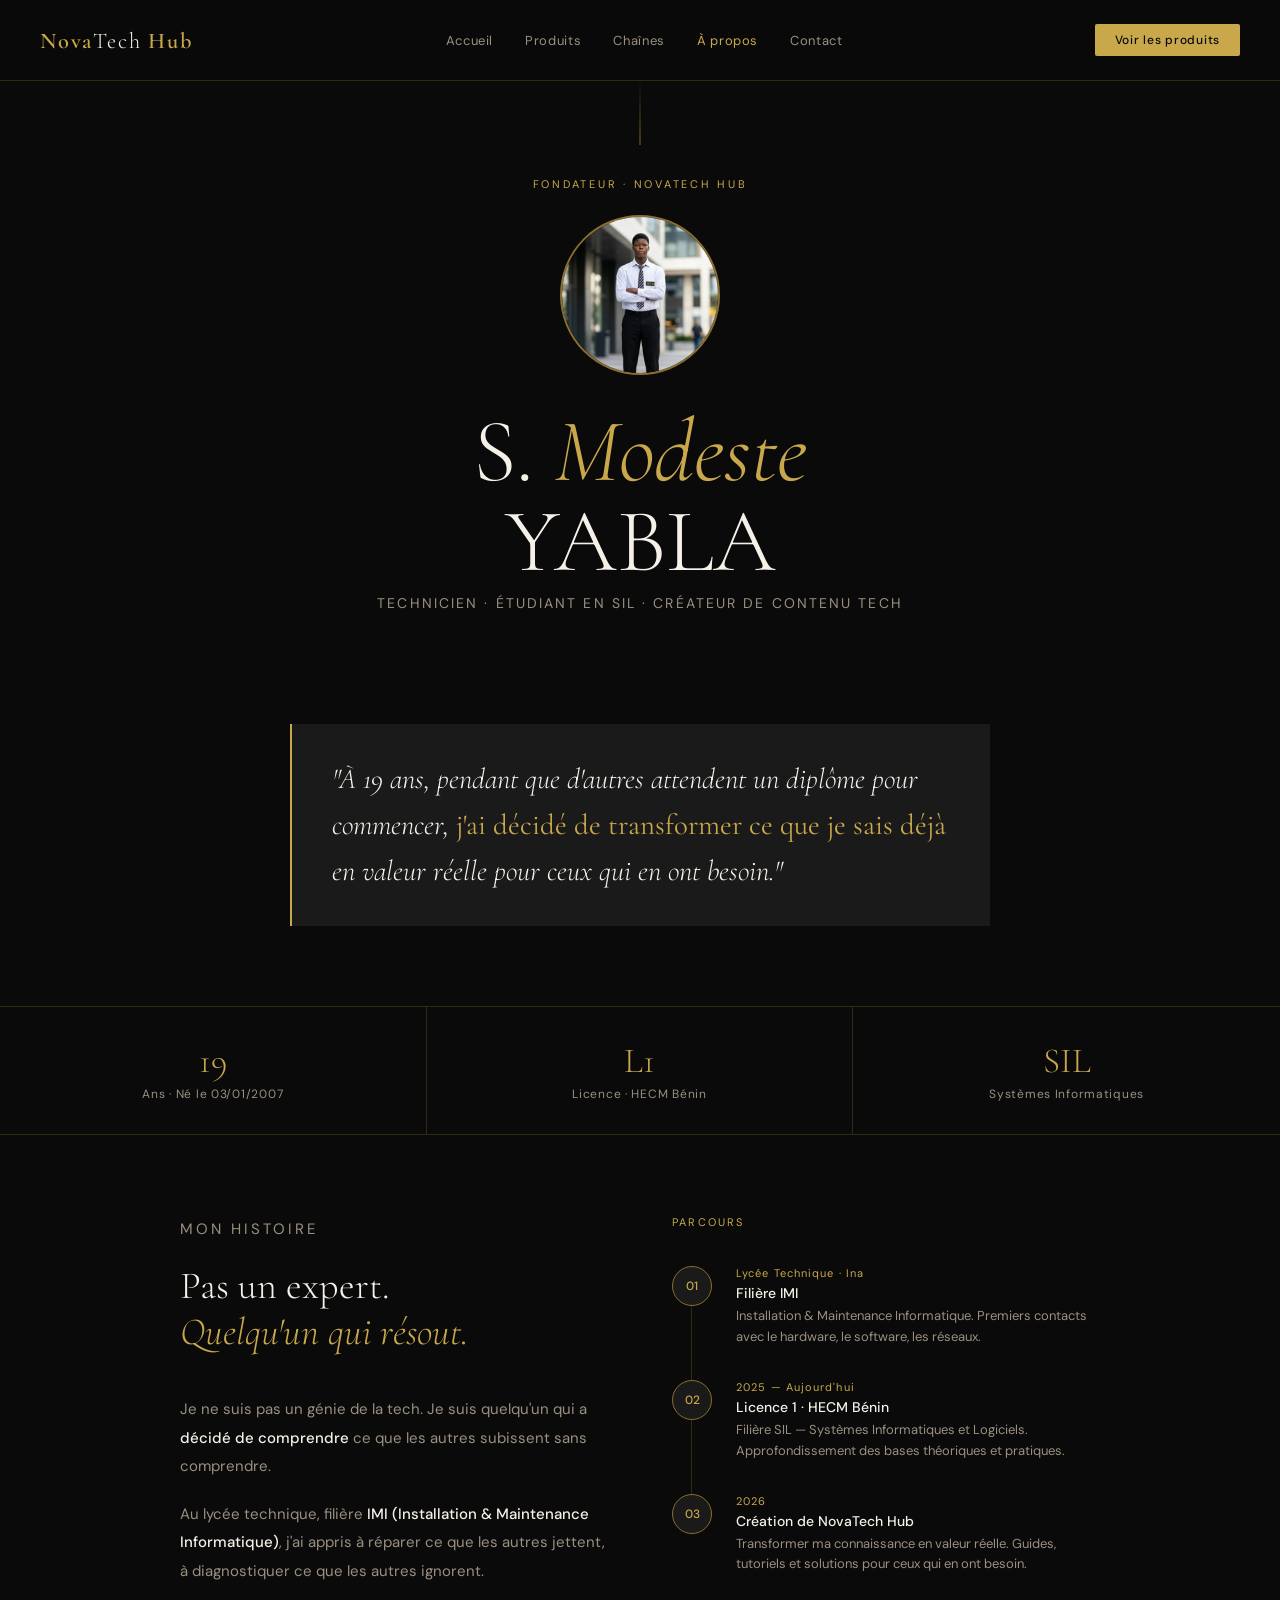
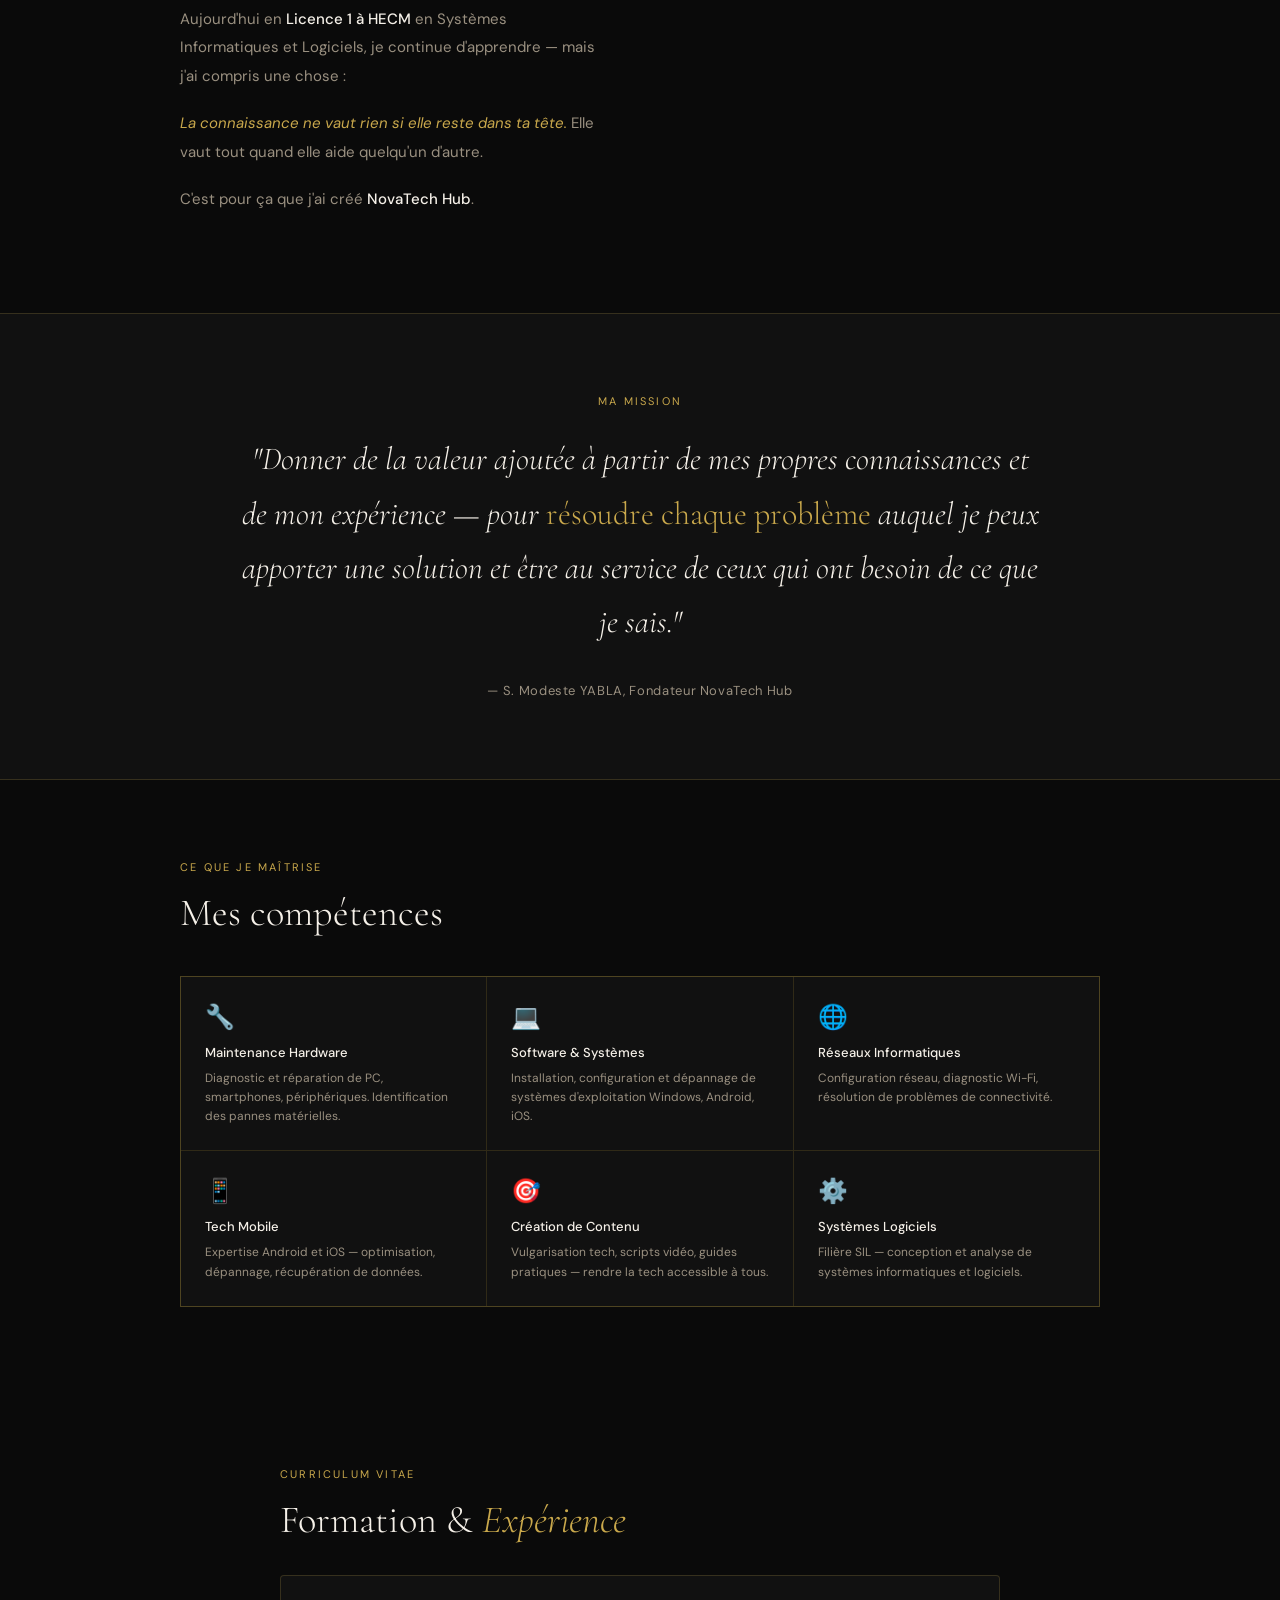
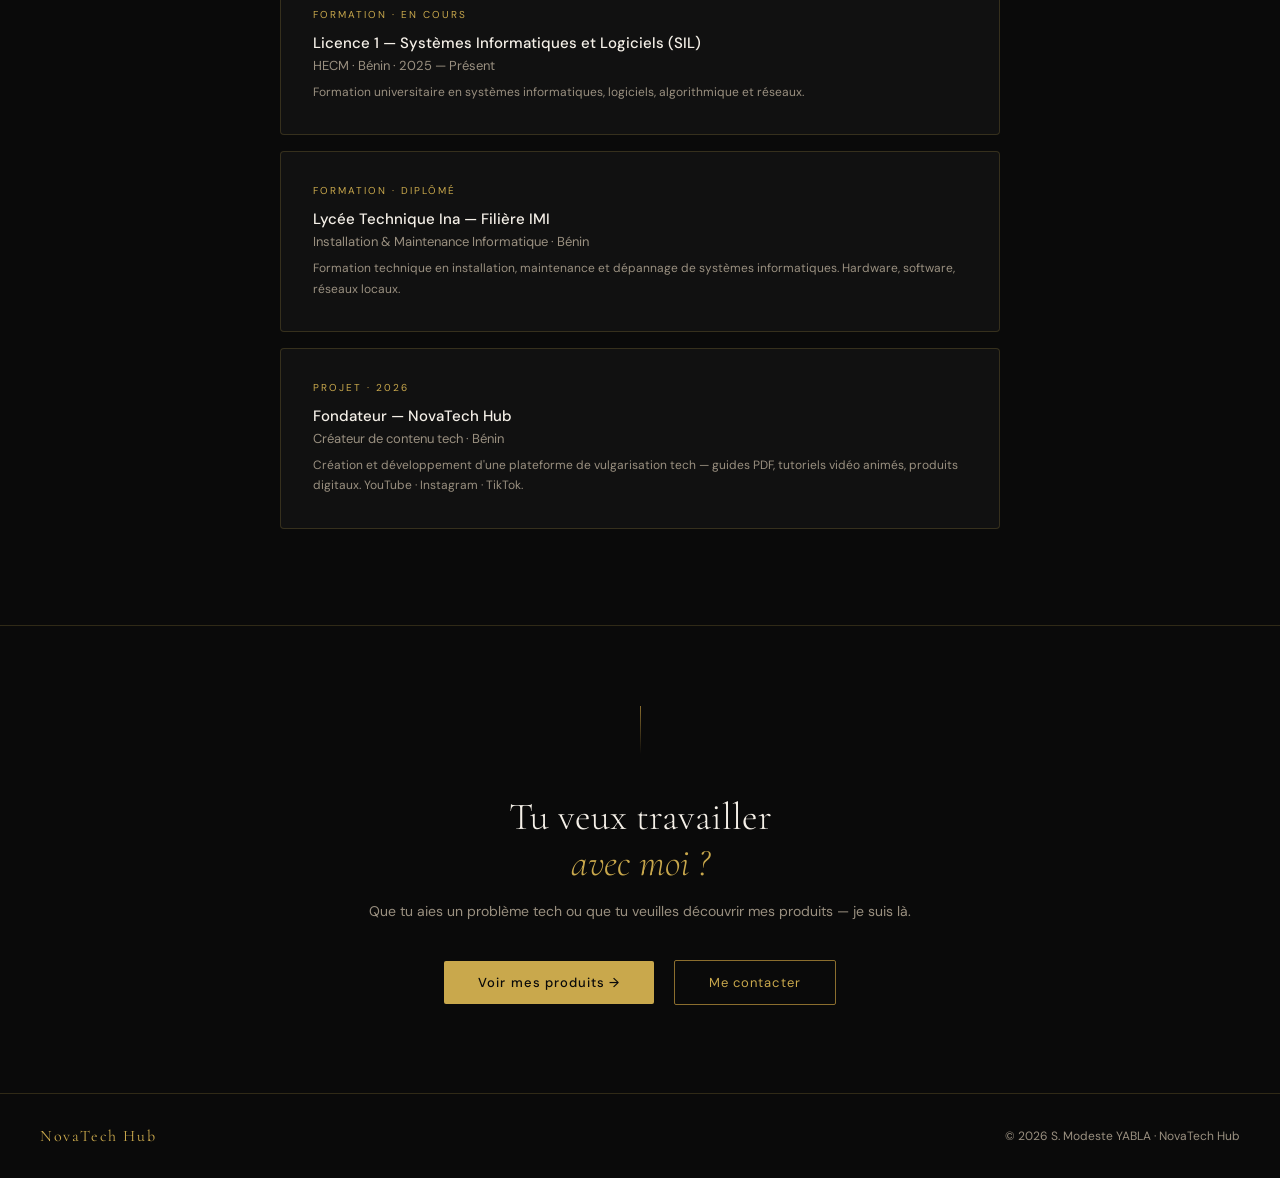
<file: about.html>
<!DOCTYPE html>
<html lang="fr">
<head>
  <meta charset="UTF-8" />
  <meta name="viewport" content="width=device-width, initial-scale=1.0" />
  <title>Modeste YABLA — Fondateur NovaTech Hub</title>
  <meta name="description" content="S. Modeste YABLA, 19 ans, fondateur de NovaTech Hub. Technicien informatique, étudiant en SIL à HECM Bénin, créateur de contenu tech." />
  <link rel="preconnect" href="https://fonts.googleapis.com" />
  <link href="https://fonts.googleapis.com/css2?family=Cormorant+Garamond:ital,wght@0,300;0,400;0,600;1,300;1,400&family=DM+Sans:wght@300;400;500&display=swap" rel="stylesheet" />
  <link rel="stylesheet" href="assets/css/style.css" />

  <style>
    /* ── HERO ABOUT ── */
    .hero {
      max-width: 900px;
      margin: 0 auto;
      padding: 6rem 2.5rem 4rem;
      text-align: center;
      position: relative;
    }
    .hero::before {
      content: '';
      position: absolute;
      top: 0; left: 50%;
      transform: translateX(-50%);
      width: 1px; height: 4rem;
      background: linear-gradient(to bottom, transparent, var(--gold-dim));
    }
    .hero-tag {
      font-size: 11px;
      letter-spacing: 0.25em;
      color: var(--gold);
      text-transform: uppercase;
      margin-bottom: 1.5rem;
      opacity: 0;
      animation: fadeUp 0.6s ease 0.1s forwards;
    }
    .avatar {
      width: 160px;
      height: 160px;
      border-radius: 50%;
      border: 2px solid var(--gold-dim);
      display: block;
      margin: 0 auto 2rem;
      opacity: 0;
      animation: fadeUp 0.6s ease 0.15s forwards;
      object-fit: cover;
      object-position: top center;
    }
    .hero-name {
      font-family: 'Cormorant Garamond', serif;
      font-size: clamp(3rem, 7vw, 6rem);
      font-weight: 300;
      color: var(--white);
      line-height: 1;
      margin-bottom: 0.5rem;
      opacity: 0;
      animation: fadeUp 0.6s ease 0.2s forwards;
    }
    .hero-name em { color: var(--gold); font-style: italic; }
    .hero-role {
      font-size: 14px;
      color: var(--white-dim);
      letter-spacing: 0.15em;
      text-transform: uppercase;
      margin-bottom: 3rem;
      opacity: 0;
      animation: fadeUp 0.6s ease 0.3s forwards;
    }

    /* ── HOOK ── */
    .hook {
      background: var(--black3);
      border-left: 2px solid var(--gold);
      padding: 2rem 2.5rem;
      max-width: 700px;
      margin: 0 auto 5rem;
      text-align: left;
      opacity: 0;
      animation: fadeUp 0.6s ease 0.4s forwards;
    }
    .hook-text {
      font-family: 'Cormorant Garamond', serif;
      font-size: clamp(1.3rem, 2.5vw, 1.8rem);
      font-weight: 300;
      color: var(--white);
      line-height: 1.6;
      font-style: italic;
    }
    .hook-text em { color: var(--gold); font-style: normal; font-weight: 400; }

    /* ── STATS ABOUT ── */
    .stats {
      display: grid;
      grid-template-columns: repeat(3, 1fr);
      border-top: 0.5px solid var(--border);
      border-bottom: 0.5px solid var(--border);
      margin-bottom: 5rem;
    }
    .stat { padding: 2rem; text-align: center; border-right: 0.5px solid var(--border); }
    .stat:last-child { border-right: none; }
    .stat-num {
      font-family: 'Cormorant Garamond', serif;
      font-size: 2.2rem;
      font-weight: 300;
      color: var(--gold);
    }
    .stat-label { font-size: 12px; color: var(--white-dim); letter-spacing: 0.06em; margin-top: 4px; }

    /* ── STORY ── */
    .section { max-width: 1000px; margin: 0 auto; padding: 0 2.5rem 5rem; }
    .section-title {
      font-family: 'Cormorant Garamond', serif;
      font-size: clamp(1.8rem, 3vw, 2.8rem);
      font-weight: 300;
      color: var(--white);
      margin-bottom: 2.5rem;
      line-height: 1.2;
    }
    .section-title em { color: var(--gold); font-style: italic; }

    .story-grid { display: grid; grid-template-columns: 1fr 1fr; gap: 4rem; align-items: start; }
    .story-text p { font-size: 15px; color: var(--white-dim); line-height: 1.9; margin-bottom: 1.2rem; }
    .story-text p strong { color: var(--white); font-weight: 500; }
    .story-text p em { color: var(--gold); font-style: italic; }

    /* ── TIMELINE ── */
    .timeline { display: flex; flex-direction: column; gap: 0; }
    .tl-item { display: flex; gap: 1.5rem; padding-bottom: 2rem; position: relative; }
    .tl-item:not(:last-child)::before {
      content: '';
      position: absolute;
      left: 19px; top: 40px; bottom: 0;
      width: 1px;
      background: var(--border);
    }
    .tl-dot {
      width: 40px; height: 40px;
      border-radius: 50%;
      background: var(--black3);
      border: 1px solid var(--gold-dim);
      display: flex; align-items: center; justify-content: center;
      flex-shrink: 0;
      font-size: 12px; color: var(--gold); font-weight: 500;
    }
    .tl-year { font-size: 11px; color: var(--gold); letter-spacing: 0.1em; margin-bottom: 4px; }
    .tl-title { font-size: 14px; font-weight: 500; color: var(--white); margin-bottom: 4px; }
    .tl-desc { font-size: 13px; color: var(--white-dim); line-height: 1.6; }

    /* ── MISSION ── */
    .mission-section {
      background: var(--black2);
      border-top: 0.5px solid var(--border);
      border-bottom: 0.5px solid var(--border);
      padding: 5rem 2.5rem;
      margin-bottom: 5rem;
    }
    .mission-inner { max-width: 800px; margin: 0 auto; text-align: center; }
    .mission-quote {
      font-family: 'Cormorant Garamond', serif;
      font-size: clamp(1.4rem, 2.5vw, 2rem);
      font-weight: 300;
      color: var(--white);
      line-height: 1.7;
      font-style: italic;
      margin-bottom: 2rem;
    }
    .mission-quote em { color: var(--gold); font-style: normal; }

    /* ── COMPÉTENCES ── */
    .skills-grid {
      display: grid;
      grid-template-columns: repeat(3, 1fr);
      gap: 1px;
      background: var(--border);
      border: 0.5px solid var(--border);
      margin-bottom: 5rem;
    }
    .skill-card { background: var(--black2); padding: 1.5rem; transition: background 0.2s; }
    .skill-card:hover { background: var(--black3); }
    .skill-icon { font-size: 1.5rem; margin-bottom: 0.75rem; }
    .skill-title { font-size: 13px; font-weight: 500; color: var(--white); margin-bottom: 0.5rem; }
    .skill-desc { font-size: 12px; color: var(--white-dim); line-height: 1.6; }

    /* ── CV ── */
    .cv-section { max-width: 800px; margin: 0 auto; padding: 0 2.5rem 5rem; }
    .cv-block {
      border: 0.5px solid var(--border);
      border-radius: 4px;
      padding: 2rem;
      margin-bottom: 1rem;
      background: var(--black2);
    }
    .cv-label { font-size: 10px; letter-spacing: 0.2em; color: var(--gold); text-transform: uppercase; margin-bottom: 0.75rem; }
    .cv-title { font-size: 15px; font-weight: 500; color: var(--white); margin-bottom: 0.25rem; }
    .cv-sub { font-size: 13px; color: var(--white-dim); margin-bottom: 0.5rem; }
    .cv-desc { font-size: 12px; color: var(--white-dim); line-height: 1.7; }

    /* ── CTA ABOUT ── */
    .cta-section {
      text-align: center;
      padding: 5rem 2.5rem;
      border-top: 0.5px solid var(--border);
    }
    .cta-line {
      width: 1px; height: 3rem;
      background: linear-gradient(to bottom, var(--gold-dim), transparent);
      margin: 0 auto 2.5rem;
    }
    .cta-section h2 {
      font-family: 'Cormorant Garamond', serif;
      font-size: clamp(1.8rem, 3vw, 2.8rem);
      font-weight: 300;
      color: var(--white);
      margin-bottom: 1rem;
    }
    .cta-section h2 em { color: var(--gold); font-style: italic; }
    .cta-section p { font-size: 14px; color: var(--white-dim); margin-bottom: 2rem; }

    /* ── RESPONSIVE ABOUT ── */
    @media (max-width: 768px) {
      .hero { padding: 4rem 1.5rem 3rem; }
      .stats { grid-template-columns: 1fr 1fr; }
      .stat:nth-child(2) { border-right: none; }
      .story-grid { grid-template-columns: 1fr; gap: 2rem; }
      .skills-grid { grid-template-columns: 1fr; }
      .section { padding: 0 1.5rem 3rem; }
      .cv-section { padding: 0 1.5rem 3rem; }
    }
  </style>
</head>
<body>

<!-- ══════════════════════════════════════
     NAVIGATION
══════════════════════════════════════ -->
<nav>
  <a class="logo" href="index.html">Nova<span>Tech</span> Hub</a>
  <div class="nav-links">
    <a href="index.html">Accueil</a>
    <a href="index.html#store">Produits</a>
    <a href="index.html#channels">Chaînes</a>
    <a href="about.html" style="color:var(--gold);">À propos</a>
    <a href="index.html#contact">Contact</a>
  </div>
  <a class="nav-cta" href="index.html#store">Voir les produits</a>
  <button class="menu-toggle" id="menu-toggle" aria-label="Menu">☰</button>
</nav>

<div class="nav-mobile" id="nav-mobile">
  <a href="index.html">Accueil</a>
  <a href="index.html#store">Produits</a>
  <a href="index.html#channels">Chaînes</a>
  <a href="about.html" style="color:var(--gold);">À propos</a>
  <a href="index.html#contact">Contact</a>
</div>

<!-- ══════════════════════════════════════
     HERO
══════════════════════════════════════ -->
<div class="hero">
  <p class="hero-tag">Fondateur · NovaTech Hub</p>
  <img class="avatar" src="assets/images/modeste.png" alt="S. Modeste YABLA" />
  <h1 class="hero-name">S. <em>Modeste</em><br>YABLA</h1>
  <p class="hero-role">Technicien · Étudiant en SIL · Créateur de contenu tech</p>
</div>

<!-- ══════════════════════════════════════
     HOOK
══════════════════════════════════════ -->
<div class="hook">
  <p class="hook-text">
    "À 19 ans, pendant que d'autres attendent un diplôme pour commencer,
    <em>j'ai décidé de transformer ce que je sais déjà</em>
    en valeur réelle pour ceux qui en ont besoin."
  </p>
</div>

<!-- ══════════════════════════════════════
     STATS
══════════════════════════════════════ -->
<div class="stats">
  <div class="stat">
    <div class="stat-num">19</div>
    <div class="stat-label">Ans · Né le 03/01/2007</div>
  </div>
  <div class="stat">
    <div class="stat-num">L1</div>
    <div class="stat-label">Licence · HECM Bénin</div>
  </div>
  <div class="stat">
    <div class="stat-num">SIL</div>
    <div class="stat-label">Systèmes Informatiques</div>
  </div>
</div>

<!-- ══════════════════════════════════════
     STORY + TIMELINE
══════════════════════════════════════ -->
<div class="section">
  <div class="story-grid">

    <div class="story-text">
      <p class="section-tag">Mon histoire</p>
      <h2 class="section-title">Pas un expert.<br><em>Quelqu'un qui résout.</em></h2>
      <p>Je ne suis pas un génie de la tech. Je suis quelqu'un qui a <strong>décidé de comprendre</strong> ce que les autres subissent sans comprendre.</p>
      <p>Au lycée technique, filière <strong>IMI (Installation &amp; Maintenance Informatique)</strong>, j'ai appris à réparer ce que les autres jettent, à diagnostiquer ce que les autres ignorent.</p>
      <p>Aujourd'hui en <strong>Licence 1 à HECM</strong> en Systèmes Informatiques et Logiciels, je continue d'apprendre — mais j'ai compris une chose :</p>
      <p><em>La connaissance ne vaut rien si elle reste dans ta tête.</em> Elle vaut tout quand elle aide quelqu'un d'autre.</p>
      <p>C'est pour ça que j'ai créé <strong>NovaTech Hub</strong>.</p>
    </div>

    <div class="timeline">
      <p class="section-tag">Parcours</p>
      <br>
      <div class="tl-item">
        <div class="tl-dot">01</div>
        <div class="tl-content">
          <p class="tl-year">Lycée Technique · Ina</p>
          <p class="tl-title">Filière IMI</p>
          <p class="tl-desc">Installation &amp; Maintenance Informatique. Premiers contacts avec le hardware, le software, les réseaux.</p>
        </div>
      </div>
      <div class="tl-item">
        <div class="tl-dot">02</div>
        <div class="tl-content">
          <p class="tl-year">2025 — Aujourd'hui</p>
          <p class="tl-title">Licence 1 · HECM Bénin</p>
          <p class="tl-desc">Filière SIL — Systèmes Informatiques et Logiciels. Approfondissement des bases théoriques et pratiques.</p>
        </div>
      </div>
      <div class="tl-item">
        <div class="tl-dot">03</div>
        <div class="tl-content">
          <p class="tl-year">2026</p>
          <p class="tl-title">Création de NovaTech Hub</p>
          <p class="tl-desc">Transformer ma connaissance en valeur réelle. Guides, tutoriels et solutions pour ceux qui en ont besoin.</p>
        </div>
      </div>
    </div>

  </div>
</div>

<!-- ══════════════════════════════════════
     MISSION
══════════════════════════════════════ -->
<div class="mission-section">
  <div class="mission-inner">
    <p class="section-tag" style="text-align:center; margin-bottom:1.5rem;">Ma mission</p>
    <p class="mission-quote">
      "Donner de la valeur ajoutée à partir de mes propres connaissances et de mon expérience —
      pour <em>résoudre chaque problème</em> auquel je peux apporter une solution
      et être au service de ceux qui ont besoin de ce que je sais."
    </p>
    <p style="font-size:13px; color:var(--white-dim); letter-spacing:0.05em;">— S. Modeste YABLA, Fondateur NovaTech Hub</p>
  </div>
</div>

<!-- ══════════════════════════════════════
     COMPÉTENCES
══════════════════════════════════════ -->
<div class="section">
  <p class="section-tag">Ce que je maîtrise</p>
  <h2 class="section-title">Mes compétences</h2>
  <div class="skills-grid">
    <div class="skill-card">
      <div class="skill-icon">🔧</div>
      <p class="skill-title">Maintenance Hardware</p>
      <p class="skill-desc">Diagnostic et réparation de PC, smartphones, périphériques. Identification des pannes matérielles.</p>
    </div>
    <div class="skill-card">
      <div class="skill-icon">💻</div>
      <p class="skill-title">Software &amp; Systèmes</p>
      <p class="skill-desc">Installation, configuration et dépannage de systèmes d'exploitation Windows, Android, iOS.</p>
    </div>
    <div class="skill-card">
      <div class="skill-icon">🌐</div>
      <p class="skill-title">Réseaux Informatiques</p>
      <p class="skill-desc">Configuration réseau, diagnostic Wi-Fi, résolution de problèmes de connectivité.</p>
    </div>
    <div class="skill-card">
      <div class="skill-icon">📱</div>
      <p class="skill-title">Tech Mobile</p>
      <p class="skill-desc">Expertise Android et iOS — optimisation, dépannage, récupération de données.</p>
    </div>
    <div class="skill-card">
      <div class="skill-icon">🎯</div>
      <p class="skill-title">Création de Contenu</p>
      <p class="skill-desc">Vulgarisation tech, scripts vidéo, guides pratiques — rendre la tech accessible à tous.</p>
    </div>
    <div class="skill-card">
      <div class="skill-icon">⚙️</div>
      <p class="skill-title">Systèmes Logiciels</p>
      <p class="skill-desc">Filière SIL — conception et analyse de systèmes informatiques et logiciels.</p>
    </div>
  </div>
</div>

<!-- ══════════════════════════════════════
     CV
══════════════════════════════════════ -->
<div class="cv-section">
  <p class="section-tag">Curriculum Vitae</p>
  <h2 class="section-title" style="margin-bottom:2rem;">Formation &amp; <em>Expérience</em></h2>

  <div class="cv-block">
    <p class="cv-label">Formation · En cours</p>
    <p class="cv-title">Licence 1 — Systèmes Informatiques et Logiciels (SIL)</p>
    <p class="cv-sub">HECM · Bénin · 2025 — Présent</p>
    <p class="cv-desc">Formation universitaire en systèmes informatiques, logiciels, algorithmique et réseaux.</p>
  </div>

  <div class="cv-block">
    <p class="cv-label">Formation · Diplômé</p>
    <p class="cv-title">Lycée Technique Ina — Filière IMI</p>
    <p class="cv-sub">Installation &amp; Maintenance Informatique · Bénin</p>
    <p class="cv-desc">Formation technique en installation, maintenance et dépannage de systèmes informatiques. Hardware, software, réseaux locaux.</p>
  </div>

  <div class="cv-block">
    <p class="cv-label">Projet · 2026</p>
    <p class="cv-title">Fondateur — NovaTech Hub</p>
    <p class="cv-sub">Créateur de contenu tech · Bénin</p>
    <p class="cv-desc">Création et développement d'une plateforme de vulgarisation tech — guides PDF, tutoriels vidéo animés, produits digitaux. YouTube · Instagram · TikTok.</p>
  </div>
</div>

<!-- ══════════════════════════════════════
     CTA
══════════════════════════════════════ -->
<div class="cta-section">
  <div class="cta-line"></div>
  <h2>Tu veux travailler<br><em>avec moi ?</em></h2>
  <p>Que tu aies un problème tech ou que tu veuilles découvrir mes produits — je suis là.</p>
  <a class="btn-primary" href="https://jrgvyjad.mychariow.shop/" target="_blank" rel="noopener" style="margin:0.5rem;">Voir mes produits →</a>
  <a class="btn-secondary" href="index.html#contact" style="margin:0.5rem;">Me contacter</a>
</div>

<!-- ══════════════════════════════════════
     FOOTER
══════════════════════════════════════ -->
<footer>
  <div class="footer-logo">NovaTech Hub</div>
  <div class="footer-copy">© 2026 S. Modeste YABLA · NovaTech Hub</div>
</footer>

<script src="assets/js/main.js"></script>
</body>
</html>
</file>
<file: assets/css/style.css>
/* ============================================================
   NovaTech Hub — Feuille de styles principale
   Auteur : S. Modeste YABLA
   ============================================================ */

/* ── RESET & VARIABLES ── */
*, *::before, *::after { box-sizing: border-box; margin: 0; padding: 0; }

:root {
  --gold:       #C9A84C;
  --gold-light: #E8C97A;
  --gold-dim:   #8B6E2E;
  --black:      #0A0A0A;
  --black2:     #111111;
  --black3:     #1A1A1A;
  --white:      #F5F0E8;
  --white-dim:  #9A9080;
  --border:     rgba(201,168,76,0.2);
}

html { scroll-behavior: smooth; }

body {
  background: var(--black);
  color: var(--white);
  font-family: 'DM Sans', sans-serif;
  overflow-x: hidden;
}

/* ── NAVIGATION ── */
nav {
  display: flex;
  align-items: center;
  justify-content: space-between;
  padding: 1.5rem 2.5rem;
  border-bottom: 0.5px solid var(--border);
  position: sticky;
  top: 0;
  background: rgba(10,10,10,0.96);
  backdrop-filter: blur(12px);
  z-index: 100;
}

.logo {
  font-family: 'Cormorant Garamond', serif;
  font-size: 1.4rem;
  font-weight: 600;
  color: var(--gold);
  letter-spacing: 0.08em;
  text-decoration: none;
}
.logo span { color: var(--white); font-weight: 300; }

.nav-links { display: flex; gap: 2rem; }
.nav-links a {
  font-size: 13px;
  color: var(--white-dim);
  text-decoration: none;
  letter-spacing: 0.05em;
  transition: color 0.2s;
}
.nav-links a:hover { color: var(--gold); }

.nav-cta {
  background: var(--gold);
  color: var(--black);
  font-size: 12px;
  font-weight: 500;
  padding: 8px 20px;
  border-radius: 2px;
  text-decoration: none;
  letter-spacing: 0.06em;
  transition: background 0.2s;
}
.nav-cta:hover { background: var(--gold-light); }

/* Menu burger mobile */
.menu-toggle {
  display: none;
  background: none;
  border: none;
  color: var(--gold);
  font-size: 1.5rem;
  cursor: pointer;
  line-height: 1;
}

/* Menu mobile ouvert */
.nav-mobile {
  display: none;
  flex-direction: column;
  background: var(--black2);
  border-bottom: 0.5px solid var(--border);
  padding: 1rem 2.5rem;
  gap: 1rem;
}
.nav-mobile.open { display: flex; }
.nav-mobile a {
  font-size: 14px;
  color: var(--white-dim);
  text-decoration: none;
  padding: 0.4rem 0;
  border-bottom: 0.5px solid var(--border);
  transition: color 0.2s;
}
.nav-mobile a:last-child { border-bottom: none; }
.nav-mobile a:hover { color: var(--gold); }

/* ── BOUTONS ── */
.btn-primary {
  display: inline-block;
  background: var(--gold);
  color: var(--black);
  padding: 13px 34px;
  font-size: 13px;
  font-weight: 500;
  letter-spacing: 0.08em;
  border: none;
  border-radius: 2px;
  cursor: pointer;
  transition: background 0.2s;
  text-decoration: none;
}
.btn-primary:hover { background: var(--gold-light); }

.btn-secondary {
  display: inline-block;
  background: transparent;
  color: var(--gold);
  padding: 13px 34px;
  font-size: 13px;
  letter-spacing: 0.08em;
  border: 0.5px solid var(--gold-dim);
  border-radius: 2px;
  cursor: pointer;
  transition: all 0.2s;
  text-decoration: none;
}
.btn-secondary:hover { border-color: var(--gold); background: rgba(201,168,76,0.05); }

/* ── SECTIONS GÉNÉRIQUES ── */
.section { padding: 5rem 2.5rem; max-width: 1100px; margin: 0 auto; }

.section-header { text-align: center; margin-bottom: 3rem; }
.section-tag {
  font-size: 11px;
  letter-spacing: 0.2em;
  color: var(--gold);
  text-transform: uppercase;
  margin-bottom: 1rem;
}
.section-title {
  font-family: 'Cormorant Garamond', serif;
  font-size: clamp(1.8rem, 3vw, 2.8rem);
  font-weight: 300;
  color: var(--white);
  line-height: 1.2;
}
.section-title em { color: var(--gold); font-style: italic; }

/* ── FOOTER ── */
footer {
  border-top: 0.5px solid var(--border);
  padding: 2rem 2.5rem;
  display: flex;
  justify-content: space-between;
  align-items: center;
  flex-wrap: wrap;
  gap: 1rem;
}
.footer-logo {
  font-family: 'Cormorant Garamond', serif;
  font-size: 1rem;
  color: var(--gold);
  letter-spacing: 0.1em;
}
.footer-links { display: flex; gap: 1.5rem; }
.footer-links a {
  font-size: 12px;
  color: var(--white-dim);
  text-decoration: none;
  transition: color 0.2s;
}
.footer-links a:hover { color: var(--gold); }
.footer-copy { font-size: 12px; color: var(--white-dim); }

/* ── ANIMATIONS ── */
@keyframes fadeUp {
  from { opacity: 0; transform: translateY(20px); }
  to   { opacity: 1; transform: translateY(0); }
}

/* ── RESPONSIVE ── */
@media (max-width: 768px) {
  nav { padding: 1rem 1.5rem; }
  .nav-links { display: none; }
  .nav-cta { display: none; }
  .menu-toggle { display: block; }
  .section { padding: 3rem 1.5rem; }
  footer { flex-direction: column; text-align: center; }
  .footer-links { justify-content: center; }
}
</file>
